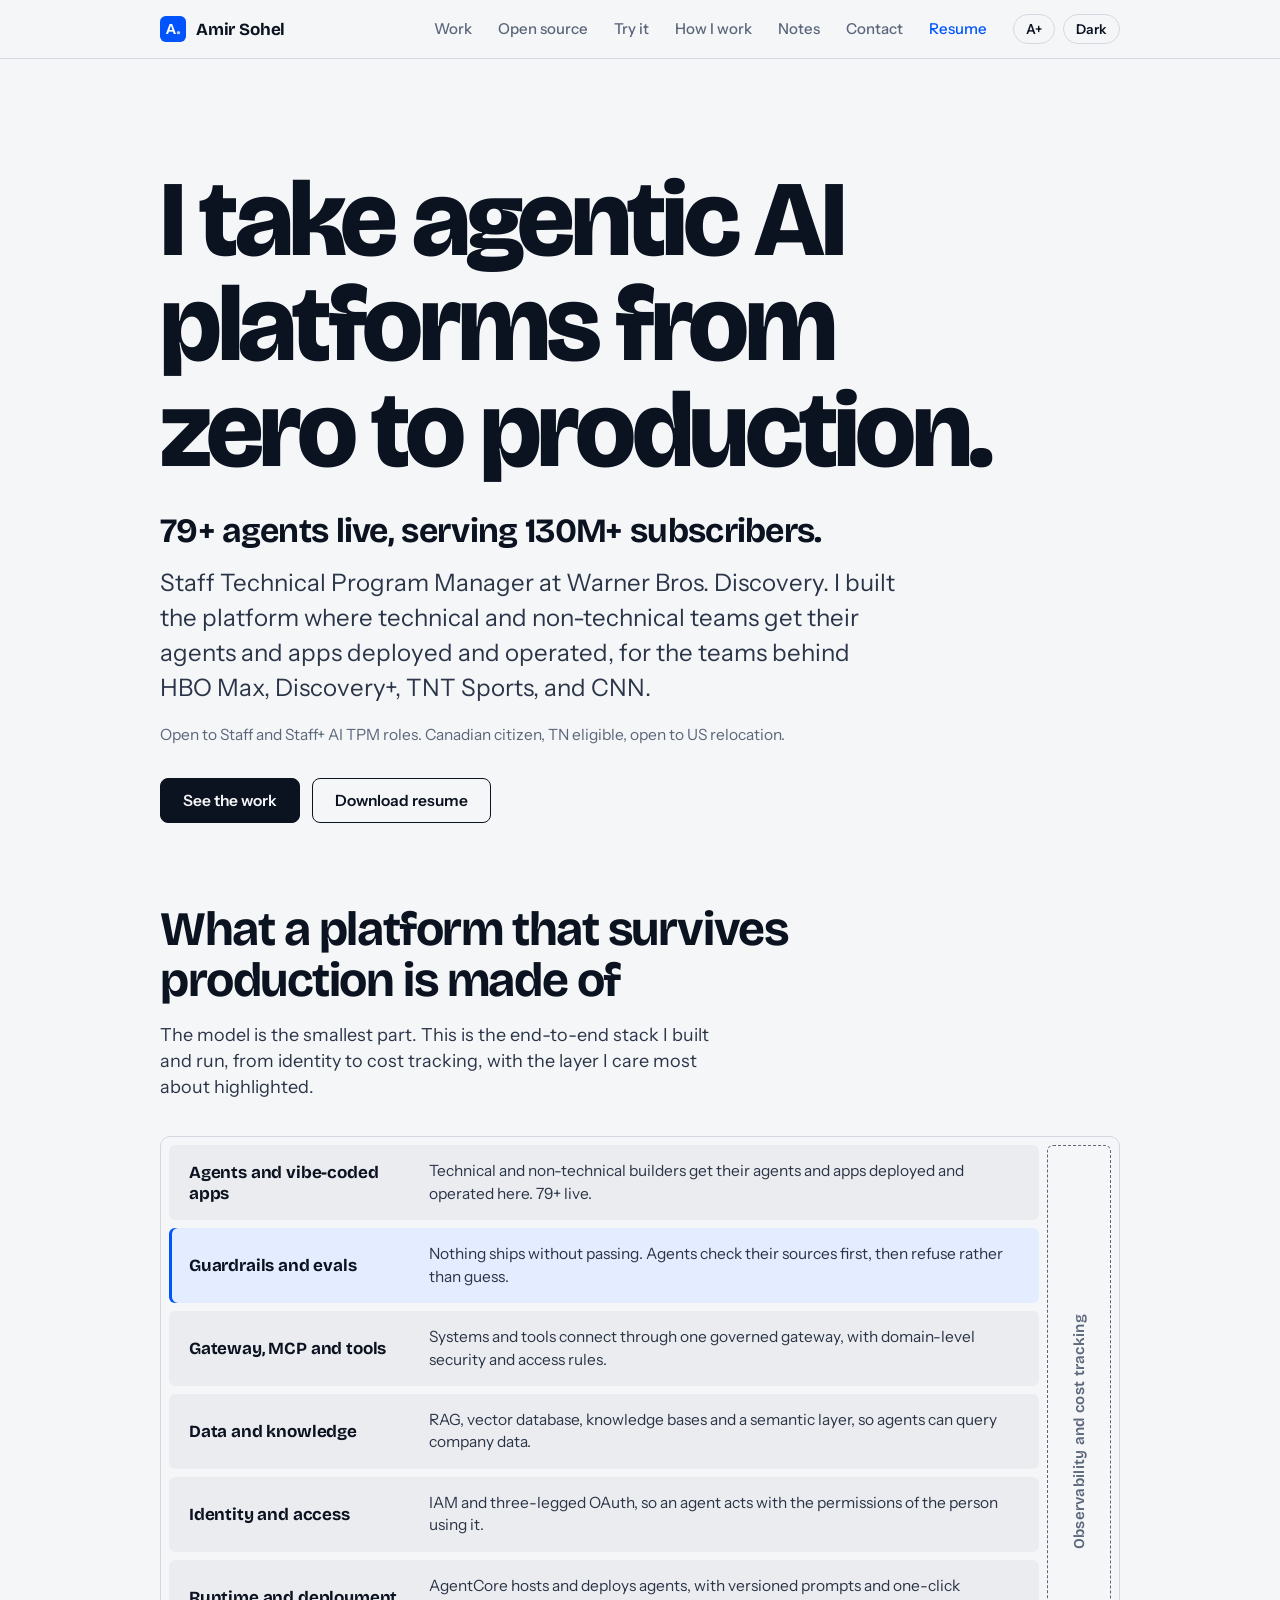
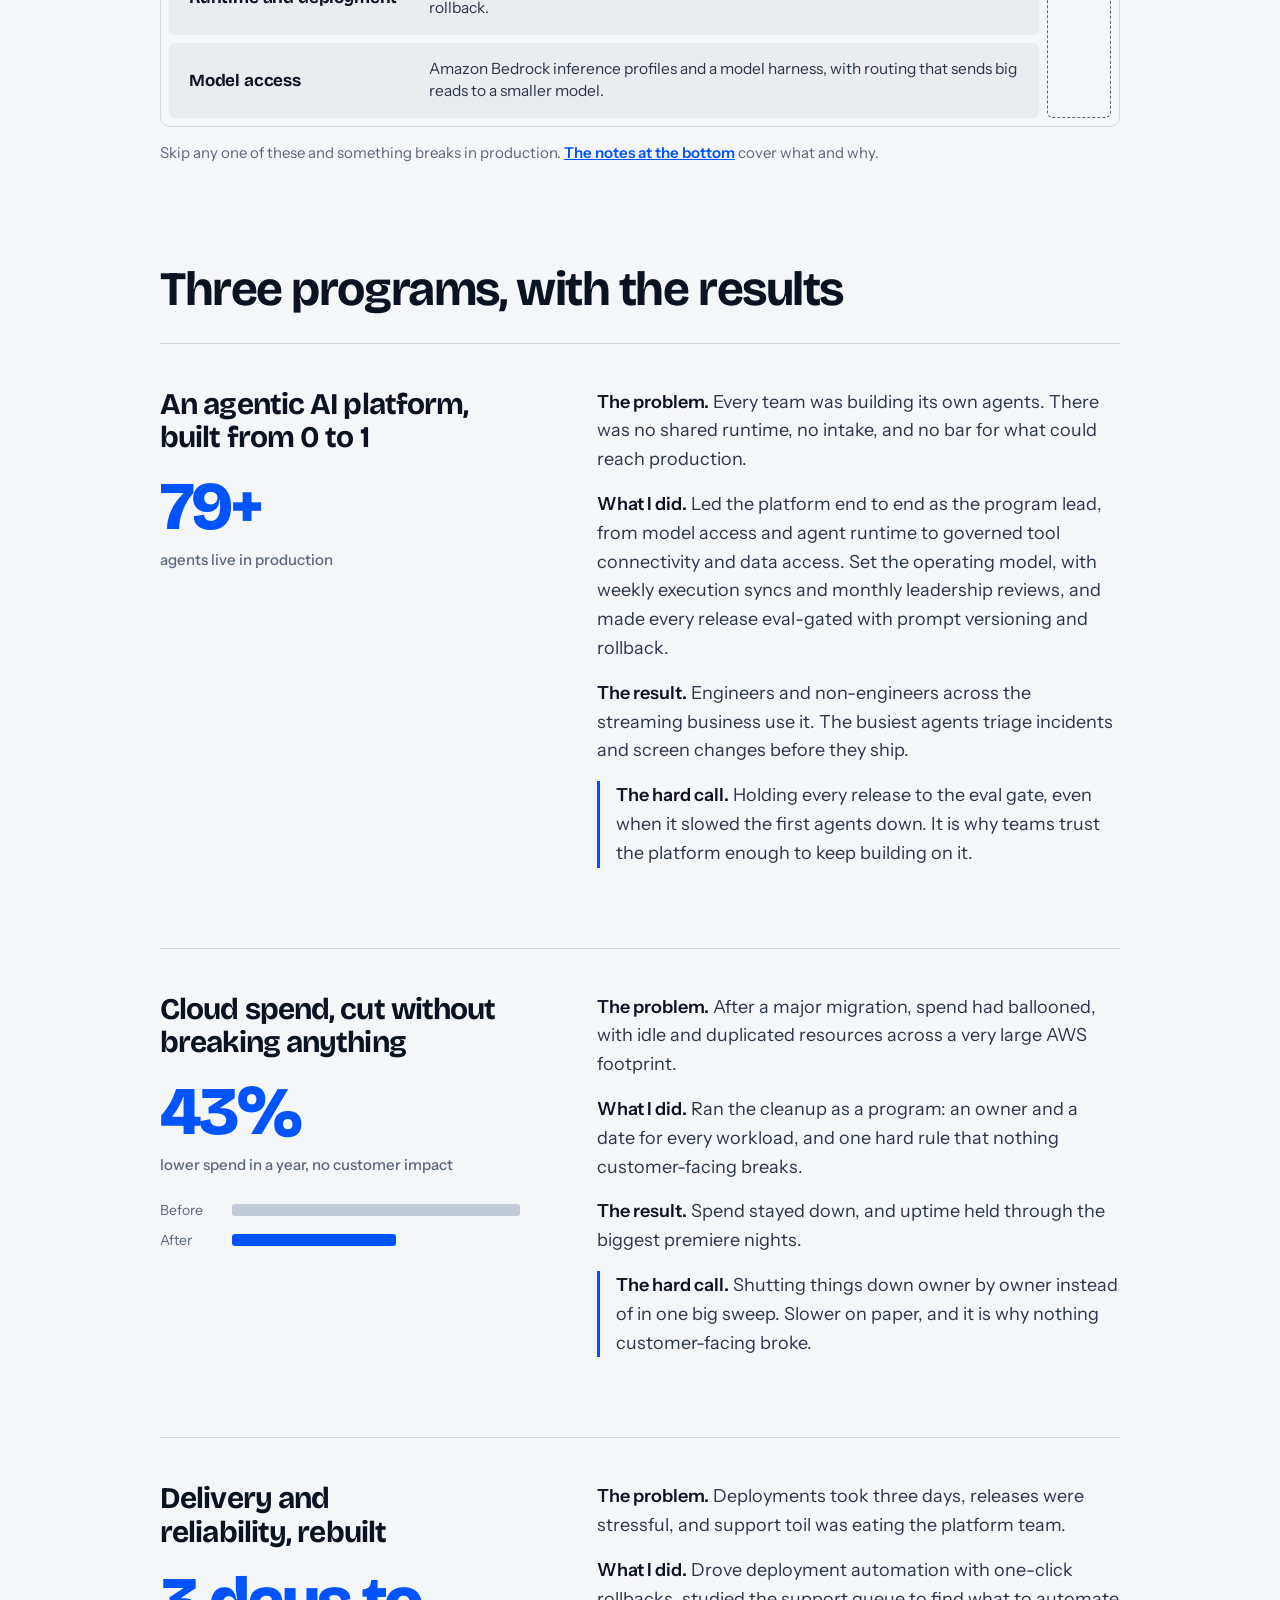
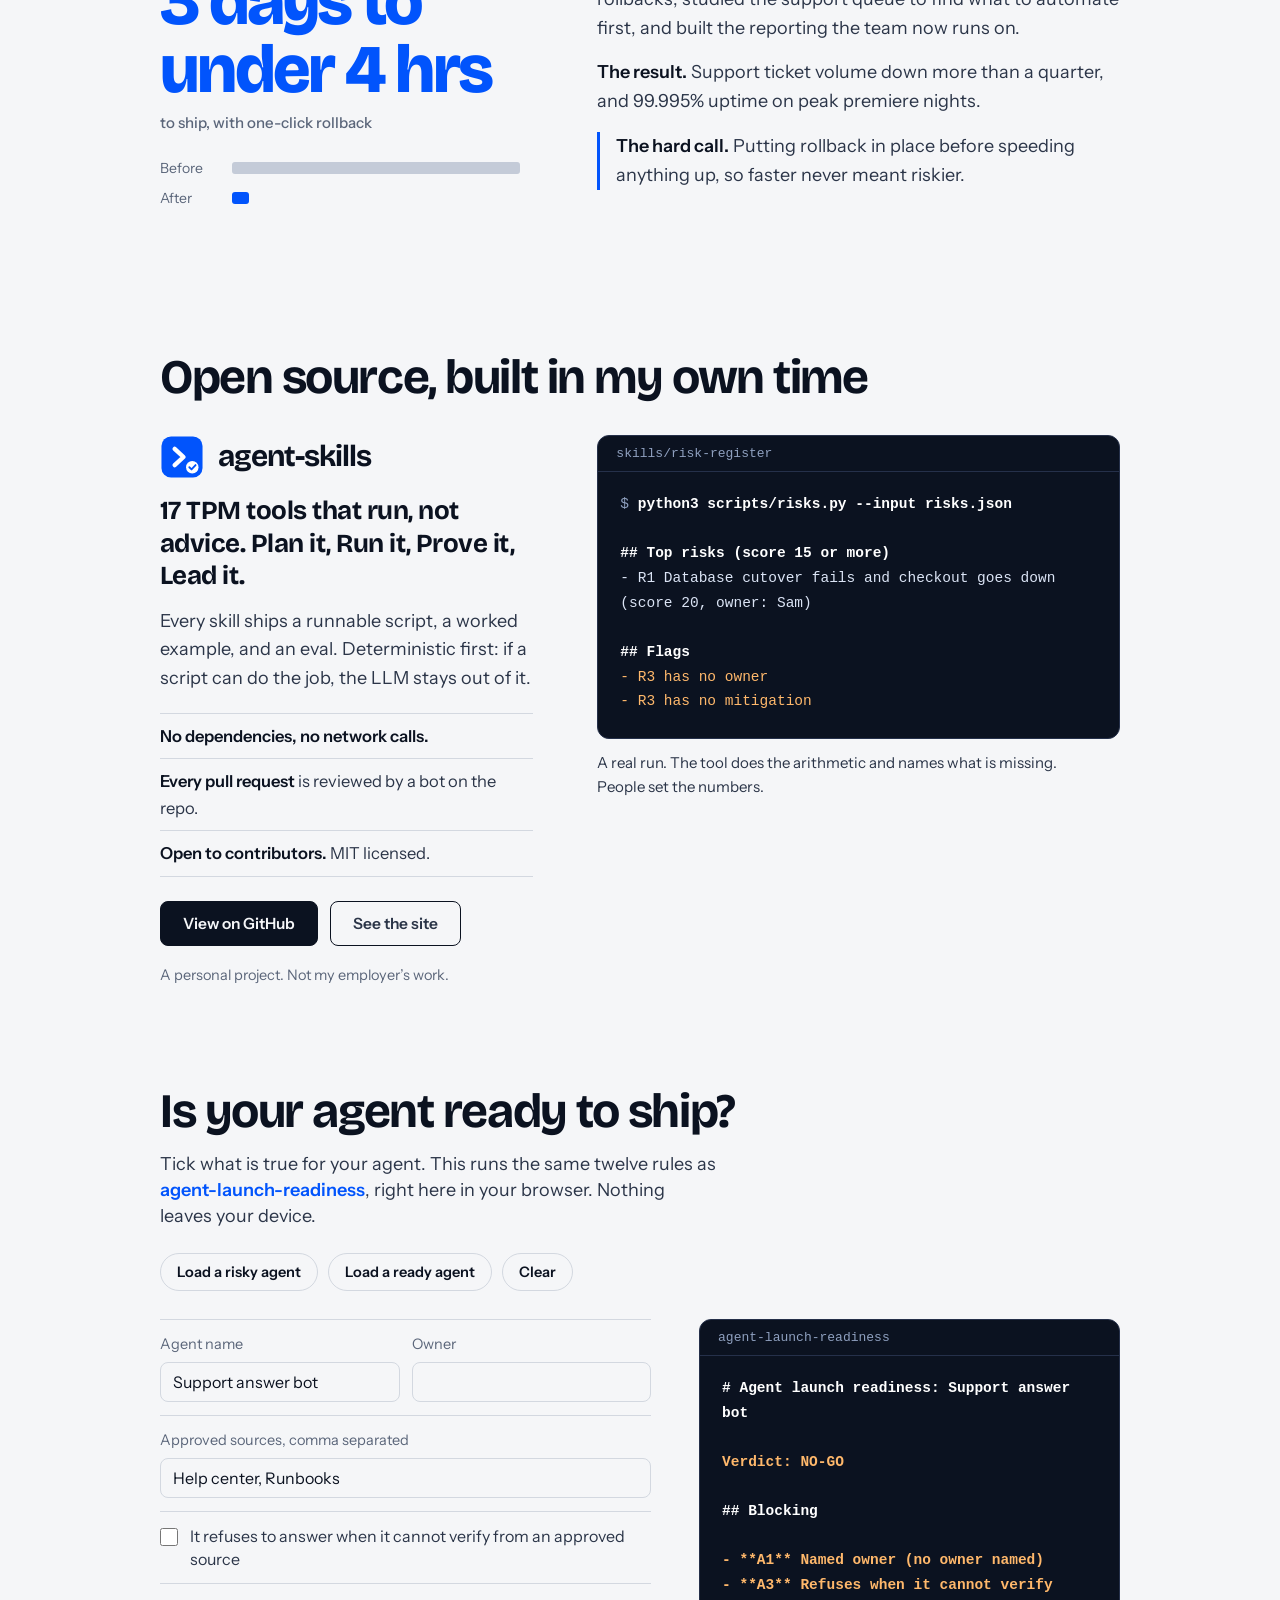
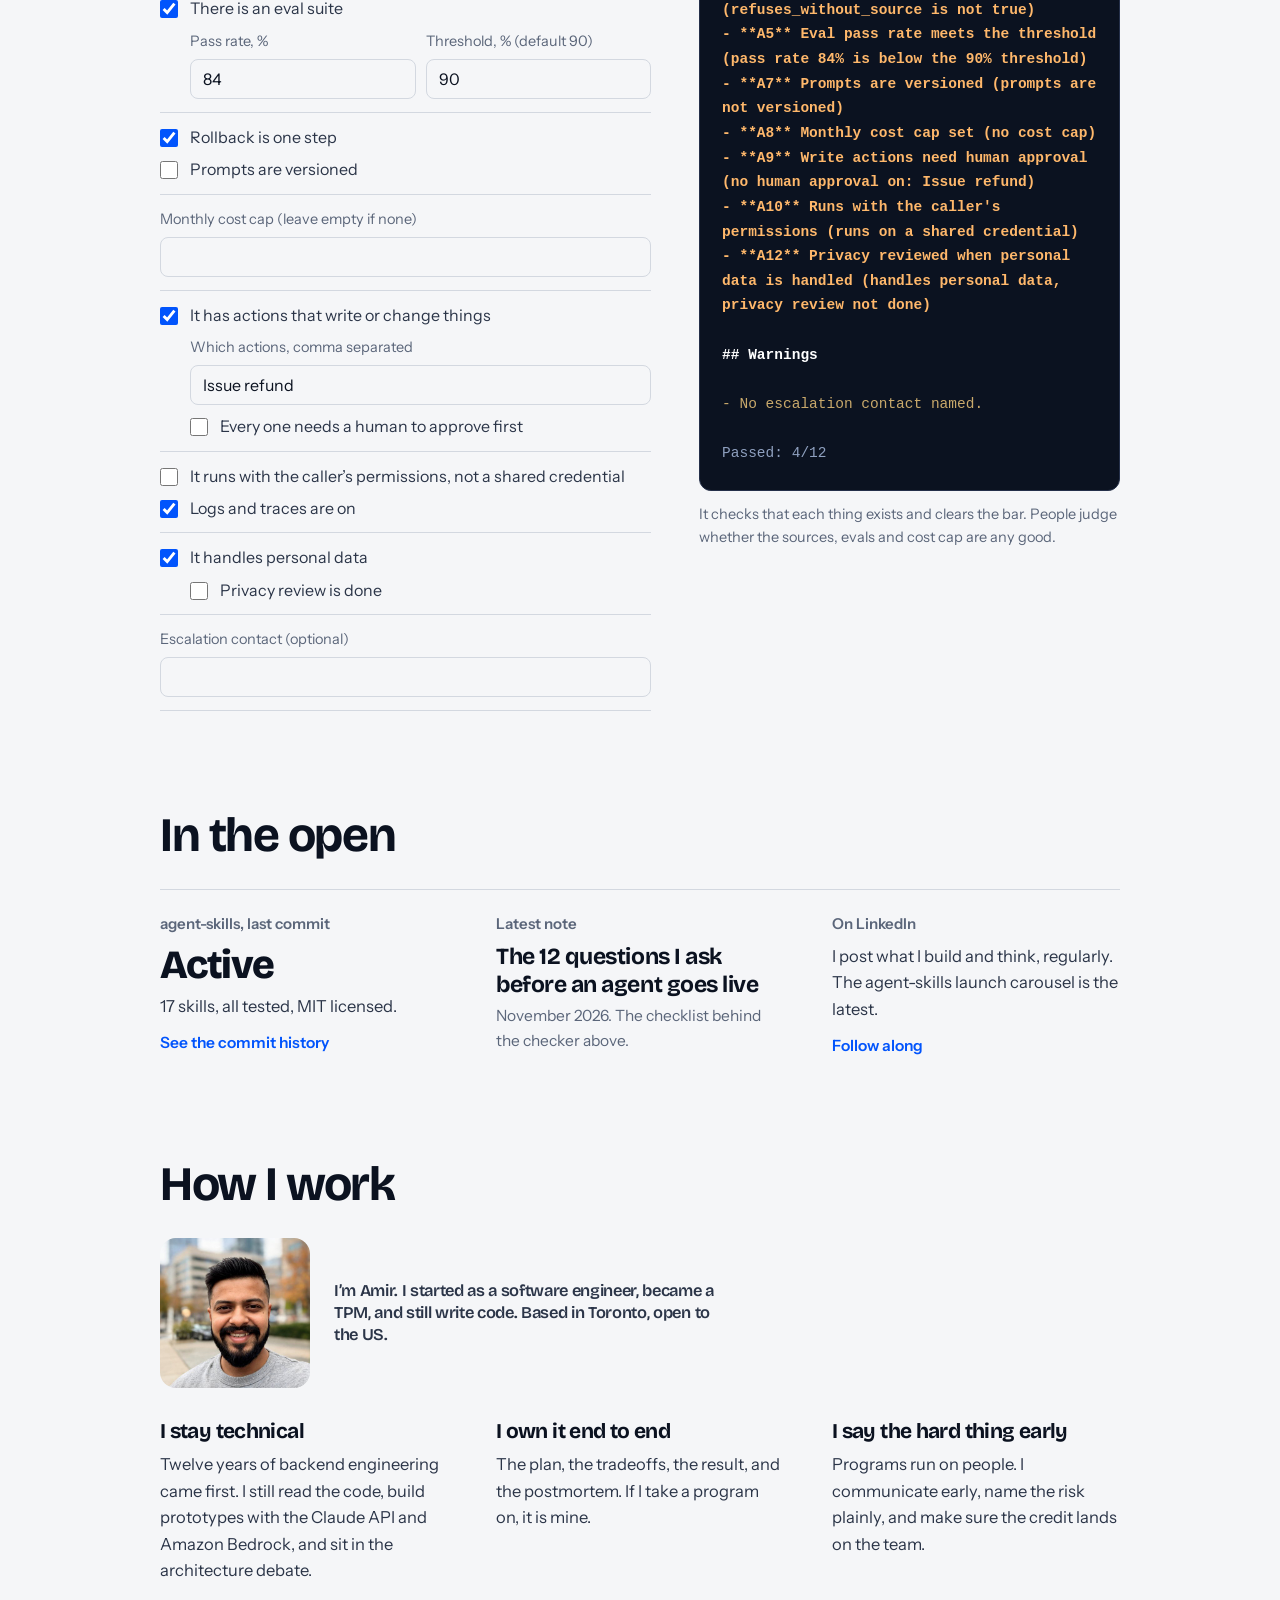
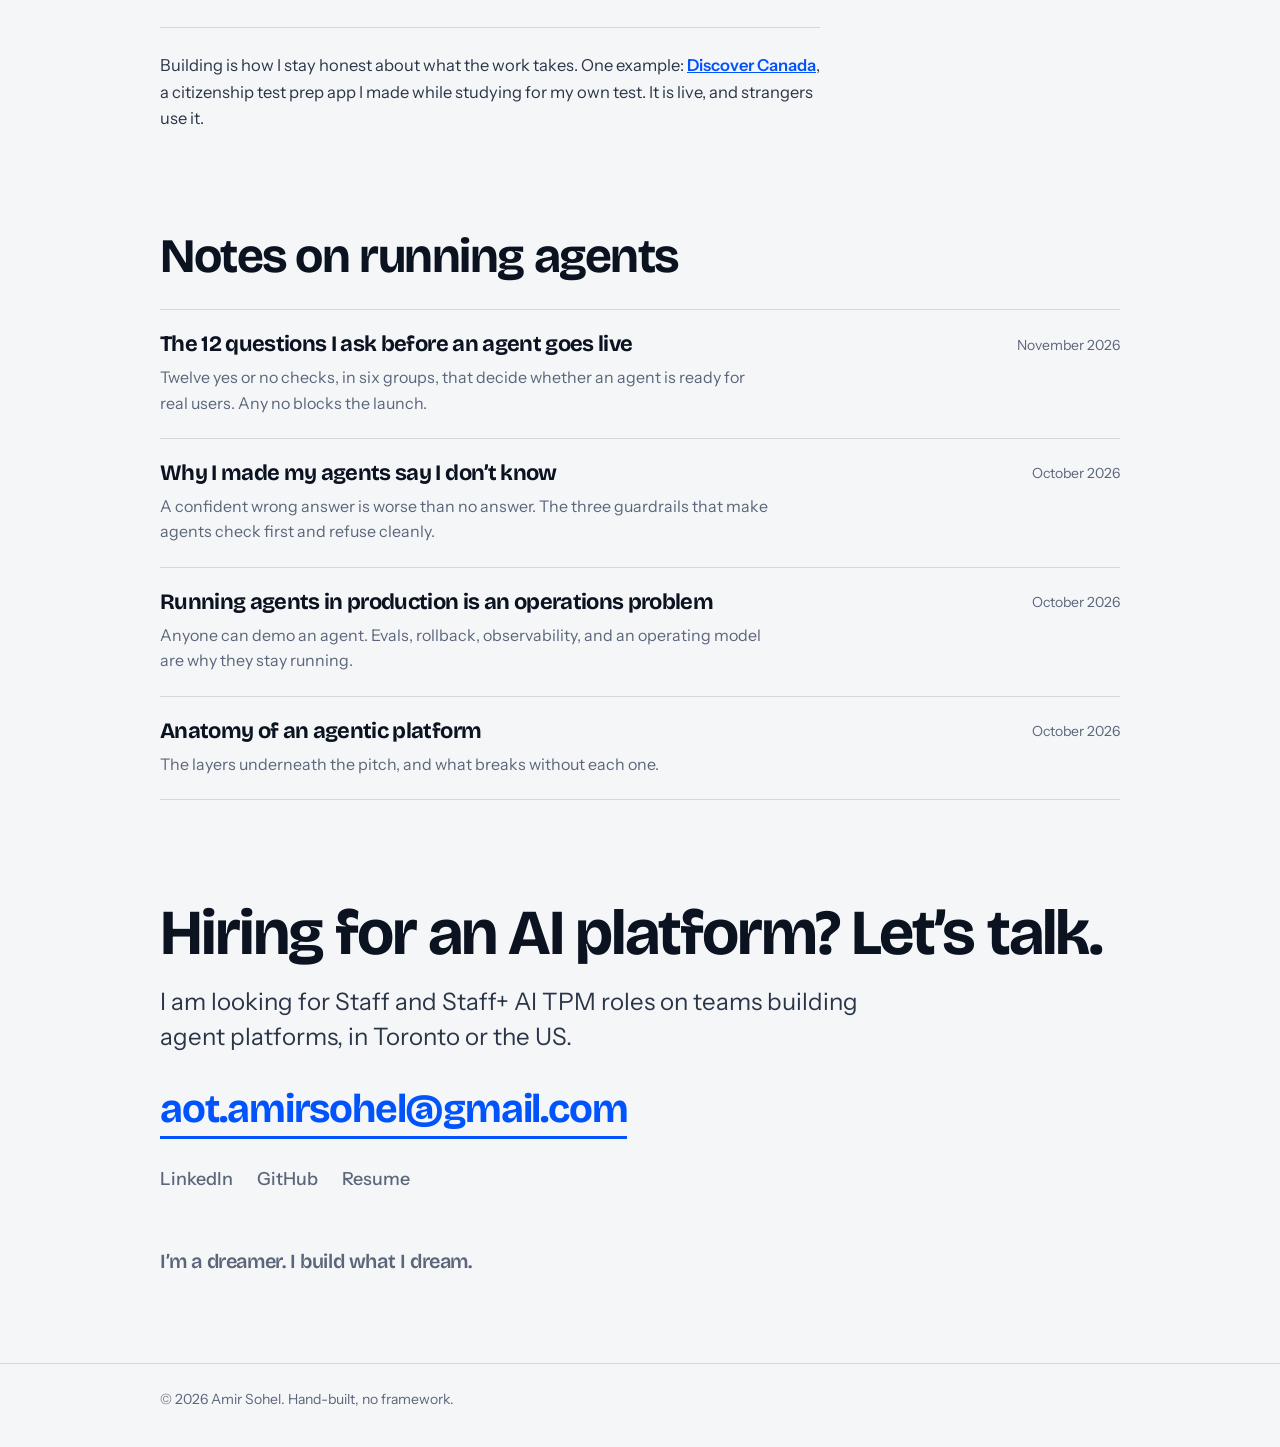
<file: index.html>
<!doctype html>
<html lang="en">
<head>
<meta charset="utf-8">
<meta name="viewport" content="width=device-width, initial-scale=1">
<title>Amir Sohel | Staff Technical Program Manager, AI platforms</title>
<meta name="description" content="Staff TPM at Warner Bros. Discovery. I take agentic AI platforms from zero to production: 79+ agents live, serving 130M+ subscribers.">
<meta property="og:title" content="Amir Sohel | Staff TPM, AI platforms">
<meta property="og:description" content="I take agentic AI platforms from zero to production. 79+ agents live, serving 130M+ subscribers.">
<meta property="og:image" content="https://amir-sohel-builds.github.io/og.png">
<meta property="og:url" content="https://amir-sohel-builds.github.io/">
<meta property="og:type" content="website">
<meta name="twitter:card" content="summary_large_image">
<link rel="icon" type="image/svg+xml" href="favicon.svg">
<script>try{var r=document.documentElement,t=localStorage.getItem("theme");if(t)r.setAttribute("data-theme",t);if(localStorage.getItem("size")==="large")r.setAttribute("data-size","large");}catch(e){}</script>
<link rel="preconnect" href="https://fonts.googleapis.com">
<link rel="preconnect" href="https://fonts.gstatic.com" crossorigin>
<link href="https://fonts.googleapis.com/css2?family=Bricolage+Grotesque:opsz,wght@12..96,600..800&family=Instrument+Sans:wght@400;500;600&display=swap" rel="stylesheet">
<style>
:root {
  --paper: #f5f6f8;
  --ink: #0b1220;
  --soft: #2b3548;
  --muted: #5b667a;
  --rule: #d3d8e0;
  --blue: #0154fc;
  --wash: #e4ecff;
  --bar: #c4cbd8;
  --display: "Bricolage Grotesque", "Helvetica Neue", Arial, sans-serif;
  --text: "Instrument Sans", -apple-system, "Helvetica Neue", Arial, sans-serif;
}
@media (prefers-color-scheme: dark) {
  :root:not([data-theme="light"]) {
    --paper: #0a0f1a; --ink: #eef2f9; --soft: #c9d3e4; --muted: #93a1ba;
    --rule: #25304a; --blue: #6ea8fe; --wash: #12224a; --bar: #2c3a58;
  }
}
:root[data-theme="dark"] {
    --paper: #0a0f1a; --ink: #eef2f9; --soft: #c9d3e4; --muted: #93a1ba;
    --rule: #25304a; --blue: #6ea8fe; --wash: #12224a; --bar: #2c3a58;
}
html[data-size="large"] body { zoom: 1.15; }
* { margin: 0; padding: 0; box-sizing: border-box; }
html { scroll-behavior: smooth; scroll-padding-top: 72px; }
body { background: var(--paper); color: var(--ink); font: 400 18px/1.6 var(--text); -webkit-font-smoothing: antialiased; }
a { color: inherit; }
a:focus-visible { outline: 2px solid var(--blue); outline-offset: 3px; }
::selection { background: var(--blue); color: #fff; }
.wrap { max-width: 1040px; margin: 0 auto; padding-inline: clamp(20px, 5vw, 40px); }

/* nav */
.nav { position: sticky; top: 0; z-index: 10; background: color-mix(in srgb, var(--paper) 88%, transparent); backdrop-filter: blur(12px); -webkit-backdrop-filter: blur(12px); border-bottom: 1px solid var(--rule); }
.nav .wrap { display: flex; align-items: center; justify-content: space-between; height: 58px; }
.brand { display: flex; align-items: center; gap: 10px; font: 700 17px var(--display); letter-spacing: -0.01em; text-decoration: none; }
.brand img { width: 26px; height: 26px; display: block; }
.nav ul { display: flex; gap: 26px; list-style: none; font-size: 15px; font-weight: 500; }
.nav ul a { text-decoration: none; color: var(--muted); }
.nav ul a:hover { color: var(--ink); }
.nav ul .resume { color: var(--blue); }
.navr { display: flex; align-items: center; gap: 26px; }
.tools { display: flex; gap: 8px; }
.tools button { font: 600 13.5px var(--text); color: var(--ink); background: transparent; border: 1px solid var(--rule); border-radius: 999px; padding: 6px 12px; cursor: pointer; }
.tools button:hover, .tools button[aria-pressed="true"] { border-color: var(--blue); color: var(--blue); }
.tools button:focus-visible { outline: 2px solid var(--blue); outline-offset: 2px; }
@media (max-width: 640px) { .nav ul li.opt { display: none; } .nav ul, .navr { gap: 12px; } }

/* type */
h1, h2, h3 { font-family: var(--display); letter-spacing: -0.03em; text-wrap: balance; }
h1 { font-weight: 800; font-size: clamp(44px, 8.4vw, 108px); line-height: 0.98; letter-spacing: -0.04em; max-width: 11em; }
h2 { font-weight: 700; font-size: clamp(30px, 4.4vw, 48px); line-height: 1.06; }
h3 { font-weight: 700; font-size: clamp(22px, 2.8vw, 30px); line-height: 1.12; }
.lede { font-size: clamp(19px, 2.2vw, 24px); line-height: 1.45; color: var(--soft); max-width: 31em; }
section { padding-top: clamp(72px, 11vh, 120px); }

/* hero */
.hero { padding-top: clamp(64px, 12vh, 130px); }
.hero .proof { margin-top: 28px; font: 700 clamp(22px, 3.2vw, 34px)/1.15 var(--display); letter-spacing: -0.02em; color: var(--ink); }
.hero .lede { margin-top: 16px; }
.hero .status { margin-top: 18px; font-size: 15.5px; color: var(--muted); }
.cta { margin-top: 30px; display: flex; flex-wrap: wrap; gap: 12px; }
.btn { display: inline-block; font: 600 15.5px var(--text); text-decoration: none; padding: 12px 22px; border-radius: 8px; border: 1px solid var(--ink); }
.btn.primary { background: var(--ink); color: var(--paper); }
.btn.primary:hover { background: var(--blue); border-color: var(--blue); color: #fff; }
.btn.ghost:hover { border-color: var(--blue); color: var(--blue); }

/* platform stack: the one signature element */
.platform { padding-top: clamp(56px, 9vh, 96px); }
.platform h2 { max-width: 14em; }
.platform .lede { margin-top: 16px; font-size: 18px; }
.stack { margin-top: 36px; list-style: none; display: grid; grid-template-columns: 1fr 64px; gap: 8px; border: 1px solid var(--rule); border-radius: 10px; padding: 8px; }
.stack li.layer { display: grid; grid-template-columns: minmax(150px, 220px) 1fr; gap: 20px; align-items: center; padding: 15px 20px; border-radius: 6px; background: color-mix(in srgb, var(--ink) 4%, transparent); }
.stack li.layer b { font: 700 17px var(--display); letter-spacing: -0.01em; }
.stack li.layer span { font-size: 15.5px; color: var(--soft); line-height: 1.45; }
.stack li.layer.key { background: var(--wash); box-shadow: inset 3px 0 0 var(--blue); }
.stack li.watch { grid-column: 2; grid-row: 1 / 8; display: flex; align-items: center; justify-content: center; border: 1px dashed var(--muted); border-radius: 6px; }
.stack li.watch b { writing-mode: vertical-rl; transform: rotate(180deg); font: 600 15px var(--display); color: var(--muted); letter-spacing: 0.02em; }
.stack-note { margin-top: 14px; font-size: 15px; color: var(--muted); }
.stack-note a { color: var(--blue); font-weight: 600; }
@media (max-width: 700px) {
  .stack { grid-template-columns: 1fr; }
  .stack li.layer { grid-template-columns: 1fr; gap: 4px; }
  .stack li.watch { grid-column: 1; grid-row: auto; padding: 10px; }
  .stack li.watch b { writing-mode: horizontal-tb; transform: none; }
}
/* one orchestrated moment: the stack builds bottom up on load */
@keyframes build { from { opacity: 0; transform: translateY(12px); } to { opacity: 1; transform: none; } }
.stack li { animation: build 0.6s cubic-bezier(.2,.7,.2,1) both; animation-delay: calc(var(--i) * 110ms + 250ms); }

/* work */
.work > h2 { margin-bottom: 8px; }
.case { display: grid; grid-template-columns: 5fr 7fr; gap: clamp(24px, 5vw, 64px); padding: 44px 0; border-top: 1px solid var(--rule); margin-top: 36px; }
.case:first-of-type { margin-top: 28px; }
.case .big { margin-top: 18px; font: 800 clamp(40px, 6vw, 68px)/1 var(--display); letter-spacing: -0.04em; color: var(--blue); }
.case .big small { display: block; margin-top: 8px; font: 500 15px/1.4 var(--text); letter-spacing: 0; color: var(--muted); }
.case p { color: var(--soft); max-width: 36em; }
.case p + p { margin-top: 16px; }
.case p b { color: var(--ink); font-weight: 600; }
.case .call { padding-left: 16px; border-left: 3px solid var(--blue); }
.bars { margin-top: 24px; display: grid; gap: 8px; max-width: 360px; font-size: 14px; color: var(--muted); }
.bars div { display: grid; grid-template-columns: 62px 1fr; align-items: center; gap: 10px; }
.bars i { display: block; height: 12px; border-radius: 3px; background: var(--bar); width: var(--w); }
.bars div:last-child i { background: var(--blue); }
@media (max-width: 800px) { .case { grid-template-columns: 1fr; gap: 20px; } }

/* open source */
.oss-grid { margin-top: 32px; display: grid; grid-template-columns: 5fr 7fr; gap: clamp(24px, 5vw, 64px); align-items: start; }
.oss-title { display: flex; align-items: center; gap: 14px; }
.oss-title svg { width: 44px; height: 44px; flex: none; }
.oss-lede { margin-top: 16px; font: 700 clamp(20px, 2.4vw, 26px)/1.25 var(--display); letter-spacing: -0.02em; }
.oss-grid p { color: var(--soft); max-width: 34em; }
.oss-grid p.oss-lede { color: var(--ink); }
.oss-grid p + p { margin-top: 14px; }
.facts { margin-top: 20px; list-style: none; border-top: 1px solid var(--rule); font-size: 16.5px; color: var(--soft); }
.facts li { padding: 9px 0; border-bottom: 1px solid var(--rule); }
.facts b { color: var(--ink); font-weight: 600; }
.oss-grid .cta { margin-top: 24px; }
.oss-grid .fine { margin-top: 18px; font-size: 14.5px; color: var(--muted); }
.term { border-radius: 12px; background: #0b1220; color: #dbe4f5; border: 1px solid #25304a; overflow: hidden; }
.term .bar { padding: 10px 18px; font: 500 13px ui-monospace, SFMono-Regular, Menlo, Consolas, monospace; color: #8fa0bf; border-bottom: 1px solid #25304a; }
.term pre { padding: 20px 22px 24px; font: 400 14.5px/1.7 ui-monospace, SFMono-Regular, Menlo, Consolas, monospace; white-space: pre-wrap; }
.term .c { color: #8fa0bf; } .term .k { color: #fff; font-weight: 700; } .term .flag { color: #ffb86b; }
.term-cap { margin-top: 12px; font-size: 15px; color: var(--muted); }
@media (max-width: 800px) { .oss-grid { grid-template-columns: 1fr; gap: 28px; } }

/* try it */
[hidden] { display: none !important; }
.try .lede { margin-top: 14px; font-size: 18px; }
.try .lede a { color: var(--blue); font-weight: 600; text-decoration: none; } .try .lede a:hover { text-decoration: underline; }
.presets { margin-top: 24px; display: flex; gap: 10px; flex-wrap: wrap; }
.presets button { font: 600 14.5px var(--text); border: 1px solid var(--rule); background: transparent; color: var(--ink); padding: 9px 16px; border-radius: 999px; cursor: pointer; }
.presets button:hover { border-color: var(--blue); color: var(--blue); }
.try-grid { margin-top: 28px; display: grid; grid-template-columns: 7fr 6fr; gap: clamp(24px, 4vw, 48px); align-items: start; }
.spec { border-top: 1px solid var(--rule); }
.spec .row { padding: 13px 0; border-bottom: 1px solid var(--rule); display: grid; gap: 10px; }
.spec label.chk { font-size: 16px; color: var(--soft); display: flex; align-items: flex-start; gap: 12px; cursor: pointer; line-height: 1.4; }
.spec input[type=checkbox] { margin-top: 3px; width: 18px; height: 18px; accent-color: var(--blue); flex: none; }
.spec .fld { display: grid; gap: 6px; font-size: 14.5px; color: var(--muted); }
.spec input[type=text], .spec input[type=number] { font: 400 16px var(--text); color: var(--ink); background: transparent; border: 1px solid var(--rule); border-radius: 8px; padding: 9px 12px; width: 100%; }
.spec input:focus-visible, .presets button:focus-visible { outline: 2px solid var(--blue); outline-offset: 2px; }
.spec .pair { display: grid; grid-template-columns: 1fr 1fr; gap: 12px; }
.spec .sub { padding-left: 30px; display: grid; gap: 10px; }
.try-out { position: sticky; top: 80px; }
.try-out .term pre { min-height: 300px; }
.term .ok { color: #7ee787; font-weight: 700; } .term .no { color: #ffb86b; font-weight: 700; } .term .warn { color: #c9a96b; }
.try-note { margin-top: 12px; font-size: 14.5px; color: var(--muted); }
.chip { display: none; }
@media (max-width: 800px) {
  .try-grid { grid-template-columns: 1fr; }
  .try-out { position: static; order: -1; }
  .try-out .term pre { min-height: 0; }
  .chip { display: block; position: sticky; bottom: 12px; margin-top: 16px; padding: 12px 16px; border-radius: 10px; background: #0b1220; color: #fff; font: 700 15px var(--text); border: 1px solid #25304a; }
}

/* in the open */
.open-grid { margin-top: 28px; display: grid; grid-template-columns: repeat(3, 1fr); gap: clamp(20px, 4vw, 48px); border-top: 1px solid var(--rule); padding-top: 26px; }
.open-grid h3 { font-size: 15px; font-weight: 600; letter-spacing: 0; color: var(--muted); margin-bottom: 10px; font-family: var(--text); }
.open-grid p { color: var(--soft); font-size: 16.5px; }
.open-grid a { color: var(--blue); font-weight: 600; text-decoration: none; font-size: 15.5px; } .open-grid a:hover { text-decoration: underline; }
.open-grid .open-big { color: var(--ink); font: 800 clamp(28px, 3.6vw, 40px)/1.1 var(--display); letter-spacing: -0.03em; }
.open-sub { margin-top: 6px; font-size: 15.5px; color: var(--muted); }
.open-grid .feat { display: block; text-decoration: none; }
.open-grid .feat b { display: block; font: 700 clamp(19px, 2.2vw, 23px)/1.2 var(--display); letter-spacing: -0.02em; color: var(--ink); }
.open-grid .feat span { display: block; margin-top: 6px; font-weight: 400; font-size: 15.5px; color: var(--muted); }
.open-grid .feat:hover b { color: var(--blue); text-decoration: none; }
.open-grid .more { display: inline-block; margin-top: 12px; }
@media (max-width: 800px) { .open-grid { grid-template-columns: 1fr; } }

/* how i work */
.about { margin-top: 28px; display: flex; align-items: center; gap: 24px; }
.about img { width: 150px; height: 150px; border-radius: 16px; object-fit: cover; flex: none; }
.about p { font: 600 clamp(19px, 2.4vw, 24px)/1.35 var(--display); letter-spacing: -0.02em; max-width: 24em; }
@media (max-width: 560px) { .about { flex-direction: column; align-items: flex-start; } }
.how .cols { margin-top: 32px; display: grid; grid-template-columns: repeat(3, 1fr); gap: clamp(20px, 4vw, 48px); }
.how h3 { font-size: 21px; margin-bottom: 8px; }
.how p { color: var(--soft); font-size: 16.5px; }
.built { margin-top: 44px; padding-top: 24px; border-top: 1px solid var(--rule); color: var(--soft); max-width: 40em; }
.built a { color: var(--blue); font-weight: 600; }
@media (max-width: 800px) { .how .cols { grid-template-columns: 1fr; } }

/* notes */
.notes ul { margin-top: 28px; list-style: none; border-top: 1px solid var(--rule); }
.notes li a { display: grid; grid-template-columns: 1fr auto; gap: 8px 24px; padding: 22px 0; border-bottom: 1px solid var(--rule); text-decoration: none; }
.notes li a:hover h3 { color: var(--blue); }
.notes h3 { font-size: 22px; }
.notes p { grid-column: 1; color: var(--muted); font-size: 16px; max-width: 38em; }
.notes time { grid-column: 2; grid-row: 1; font-size: 14px; color: var(--muted); white-space: nowrap; align-self: center; }

/* contact */
.contact { padding-bottom: clamp(64px, 10vh, 110px); }
.contact h2 { font-size: clamp(34px, 5.4vw, 64px); }
.contact .lede { margin-top: 18px; }
.email { display: inline-block; margin-top: 30px; font: 700 clamp(22px, 4vw, 40px) var(--display); letter-spacing: -0.03em; text-decoration: none; color: var(--blue); border-bottom: 3px solid var(--blue); padding-bottom: 3px; word-break: break-word; }
.links { margin-top: 26px; display: flex; gap: 24px; flex-wrap: wrap; font-weight: 500; }
.links a { color: var(--muted); text-decoration: none; }
.links a:hover { color: var(--ink); }
.sign { margin-top: 56px; font: 600 20px var(--display); letter-spacing: -0.02em; color: var(--muted); }
footer { border-top: 1px solid var(--rule); padding: 24px 0 36px; font-size: 14px; color: var(--muted); }

@media (prefers-reduced-motion: reduce) {
  html { scroll-behavior: auto; }
  .stack li { animation: none; }
}
</style>
</head>
<body>

<header class="nav">
  <div class="wrap">
    <a class="brand" href="#top"><img src="favicon.svg" alt="">Amir Sohel</a>
    <div class="navr"><ul>
      <li class="opt"><a href="#work">Work</a></li>
      <li class="opt"><a href="#open-source">Open source</a></li>
      <li class="opt"><a href="#try">Try it</a></li>
      <li class="opt"><a href="#how">How I work</a></li>
      <li class="opt"><a href="#notes">Notes</a></li>
      <li class="opt"><a href="#contact">Contact</a></li>
      <li><a class="resume" href="resume.pdf" download>Resume</a></li>
    </ul>
    <div class="tools">
      <button id="sizeToggle" type="button" aria-pressed="false" aria-label="Larger text">A+</button>
      <button id="themeToggle" type="button">Dark</button>
    </div></div>
  </div>
</header>

<main id="top">

  <section class="hero wrap">
    <h1>I take agentic AI platforms from zero to production.</h1>
    <p class="proof">79+ agents live, serving 130M+ subscribers.</p>
    <p class="lede">Staff Technical Program Manager at Warner Bros. Discovery. I built the platform where technical and non-technical teams get their agents and apps deployed and operated, for the teams behind HBO Max, Discovery+, TNT Sports, and CNN.</p>
    <p class="status">Open to Staff and Staff+ AI TPM roles. Canadian citizen, TN eligible, open to US relocation.</p>
    <p class="cta">
      <a class="btn primary" href="#work">See the work</a>
      <a class="btn ghost" href="resume.pdf" download>Download resume</a>
    </p>
  </section>

  <section class="platform wrap" aria-labelledby="platform-h">
    <h2 id="platform-h">What a platform that survives production is made of</h2>
    <p class="lede">The model is the smallest part. This is the end-to-end stack I built and run, from identity to cost tracking, with the layer I care most about highlighted.</p>
    <ol class="stack">
      <li class="layer" style="--i:6"><b>Agents and vibe-coded apps</b><span>Technical and non-technical builders get their agents and apps deployed and operated here. 79+ live.</span></li>
      <li class="layer key" style="--i:5"><b>Guardrails and evals</b><span>Nothing ships without passing. Agents check their sources first, then refuse rather than guess.</span></li>
      <li class="layer" style="--i:4"><b>Gateway, MCP and tools</b><span>Systems and tools connect through one governed gateway, with domain-level security and access rules.</span></li>
      <li class="layer" style="--i:3"><b>Data and knowledge</b><span>RAG, vector database, knowledge bases and a semantic layer, so agents can query company data.</span></li>
      <li class="layer" style="--i:2"><b>Identity and access</b><span>IAM and three-legged OAuth, so an agent acts with the permissions of the person using it.</span></li>
      <li class="layer" style="--i:1"><b>Runtime and deployment</b><span>AgentCore hosts and deploys agents, with versioned prompts and one-click rollback.</span></li>
      <li class="layer" style="--i:0"><b>Model access</b><span>Amazon Bedrock inference profiles and a model harness, with routing that sends big reads to a smaller model.</span></li>
      <li class="watch" style="--i:7"><b>Observability and cost tracking</b></li>
    </ol>
    <p class="stack-note">Skip any one of these and something breaks in production. <a href="#notes">The notes at the bottom</a> cover what and why.</p>
  </section>

  <section class="work wrap" id="work" aria-labelledby="work-h">
    <h2 id="work-h">Three programs, with the results</h2>

    <article class="case">
      <div>
        <h3>An agentic AI platform, built from 0 to 1</h3>
        <p class="big">79+<small>agents live in production</small></p>
      </div>
      <div>
        <p><b>The problem.</b> Every team was building its own agents. There was no shared runtime, no intake, and no bar for what could reach production.</p>
        <p><b>What I did.</b> Led the platform end to end as the program lead, from model access and agent runtime to governed tool connectivity and data access. Set the operating model, with weekly execution syncs and monthly leadership reviews, and made every release eval-gated with prompt versioning and rollback.</p>
        <p><b>The result.</b> Engineers and non-engineers across the streaming business use it. The busiest agents triage incidents and screen changes before they ship.</p>
        <p class="call"><b>The hard call.</b> Holding every release to the eval gate, even when it slowed the first agents down. It is why teams trust the platform enough to keep building on it.</p>
      </div>
    </article>

    <article class="case">
      <div>
        <h3>Cloud spend, cut without breaking anything</h3>
        <p class="big">43%<small>lower spend in a year, no customer impact</small></p>
        <div class="bars" aria-label="Spend index, before 100, after 57">
          <div>Before<i style="--w:100%"></i></div>
          <div>After<i style="--w:57%"></i></div>
        </div>
      </div>
      <div>
        <p><b>The problem.</b> After a major migration, spend had ballooned, with idle and duplicated resources across a very large AWS footprint.</p>
        <p><b>What I did.</b> Ran the cleanup as a program: an owner and a date for every workload, and one hard rule that nothing customer-facing breaks.</p>
        <p><b>The result.</b> Spend stayed down, and uptime held through the biggest premiere nights.</p>
        <p class="call"><b>The hard call.</b> Shutting things down owner by owner instead of in one big sweep. Slower on paper, and it is why nothing customer-facing broke.</p>
      </div>
    </article>

    <article class="case">
      <div>
        <h3>Delivery and reliability, rebuilt</h3>
        <p class="big">3 days to under 4 hrs<small>to ship, with one-click rollback</small></p>
        <div class="bars" aria-label="Time to deploy, before 72 hours, after under 4 hours">
          <div>Before<i style="--w:100%"></i></div>
          <div>After<i style="--w:6%"></i></div>
        </div>
      </div>
      <div>
        <p><b>The problem.</b> Deployments took three days, releases were stressful, and support toil was eating the platform team.</p>
        <p><b>What I did.</b> Drove deployment automation with one-click rollbacks, studied the support queue to find what to automate first, and built the reporting the team now runs on.</p>
        <p><b>The result.</b> Support ticket volume down more than a quarter, and 99.995% uptime on peak premiere nights.</p>
        <p class="call"><b>The hard call.</b> Putting rollback in place before speeding anything up, so faster never meant riskier.</p>
      </div>
    </article>
  </section>

  <section class="oss wrap" id="open-source" aria-labelledby="oss-h">
    <h2 id="oss-h">Open source, built in my own time</h2>
    <div class="oss-grid">
      <div>
        <h3 class="oss-title"><svg viewBox="0 0 120 120" aria-hidden="true"><rect x="4" y="4" width="112" height="112" rx="26" fill="#0154FC"/><path d="M40 38 L64 60 L40 82" fill="none" stroke="#fff" stroke-width="12" stroke-linecap="round" stroke-linejoin="round"/><circle cx="88" cy="88" r="17" fill="#fff"/><path d="M80 88 L86 94 L97 82" fill="none" stroke="#0154FC" stroke-width="5" stroke-linecap="round" stroke-linejoin="round"/></svg>agent-skills</h3>
        <p class="oss-lede">17 TPM tools that run, not advice. Plan it, Run it, Prove it, Lead it.</p>
        <p>Every skill ships a runnable script, a worked example, and an eval. Deterministic first: if a script can do the job, the LLM stays out of it.</p>
        <ul class="facts">
          <li><b>No dependencies, no network calls.</b></li>
          <li><b>Every pull request</b> is reviewed by a bot on the repo.</li>
          <li><b>Open to contributors.</b> MIT licensed.</li>
        </ul>
        <p class="cta">
          <a class="btn primary" href="https://github.com/amir-sohel-builds/agent-skills" target="_blank" rel="noopener">View on GitHub</a>
          <a class="btn ghost" href="https://amir-sohel-builds.github.io/agent-skills/" target="_blank" rel="noopener">See the site</a>
        </p>
        <p class="fine">A personal project. Not my employer&rsquo;s work.</p>
      </div>
      <div>
        <div class="term" role="img" aria-label="Terminal output of the risk-register tool flagging a risk with no owner">
          <div class="bar">skills/risk-register</div>
<pre><span class="c">$</span> <span class="k">python3 scripts/risks.py --input risks.json</span>

<span class="k">## Top risks (score 15 or more)</span>
- R1 Database cutover fails and checkout goes down (score 20, owner: Sam)

<span class="k">## Flags</span>
<span class="flag">- R3 has no owner</span>
<span class="flag">- R3 has no mitigation</span></pre>
        </div>
        <p class="term-cap">A real run. The tool does the arithmetic and names what is missing. People set the numbers.</p>
      </div>
    </div>
  </section>

  <section class="try wrap" id="try" aria-labelledby="try-h">
    <h2 id="try-h">Is your agent ready to ship?</h2>
    <p class="lede">Tick what is true for your agent. This runs the same twelve rules as <a href="https://github.com/amir-sohel-builds/agent-skills/tree/main/skills/agent-launch-readiness" target="_blank" rel="noopener">agent-launch-readiness</a>, right here in your browser. Nothing leaves your device.</p>
    <div class="presets">
      <button type="button" data-preset="bad">Load a risky agent</button>
      <button type="button" data-preset="good">Load a ready agent</button>
      <button type="button" data-preset="blank">Clear</button>
    </div>
    <div class="try-grid">
      <form class="spec" id="spec" onsubmit="return false" aria-label="Agent spec">
        <div class="row"><div class="pair"><label class="fld">Agent name<input type="text" id="f-name" autocomplete="off"></label><label class="fld">Owner<input type="text" id="f-owner" autocomplete="off"></label></div></div>
        <div class="row"><label class="fld">Approved sources, comma separated<input type="text" id="f-sources" autocomplete="off" placeholder="Help center, Runbooks"></label></div>
        <div class="row"><label class="chk"><input type="checkbox" id="f-refuses">It refuses to answer when it cannot verify from an approved source</label></div>
        <div class="row"><label class="chk"><input type="checkbox" id="f-suite">There is an eval suite</label><div class="sub pair" id="evalnums"><label class="fld">Pass rate, %<input type="number" id="f-rate" min="0" max="100" step="0.5"></label><label class="fld">Threshold, % (default 90)<input type="number" id="f-thr" min="0" max="100" step="0.5" placeholder="90"></label></div></div>
        <div class="row"><label class="chk"><input type="checkbox" id="f-onestep">Rollback is one step</label><label class="chk"><input type="checkbox" id="f-versioned">Prompts are versioned</label></div>
        <div class="row"><label class="fld">Monthly cost cap (leave empty if none)<input type="number" id="f-cap" min="0" step="1"></label></div>
        <div class="row"><label class="chk"><input type="checkbox" id="f-writes">It has actions that write or change things</label><div class="sub" id="writebox" hidden><label class="fld">Which actions, comma separated<input type="text" id="f-actions" autocomplete="off" placeholder="Issue refund, Post to channel"></label><label class="chk"><input type="checkbox" id="f-approval">Every one needs a human to approve first</label></div></div>
        <div class="row"><label class="chk"><input type="checkbox" id="f-caller">It runs with the caller&rsquo;s permissions, not a shared credential</label><label class="chk"><input type="checkbox" id="f-obs">Logs and traces are on</label></div>
        <div class="row"><label class="chk"><input type="checkbox" id="f-pii">It handles personal data</label><div class="sub" id="piibox" hidden><label class="chk"><input type="checkbox" id="f-piidone">Privacy review is done</label></div></div>
        <div class="row"><label class="fld">Escalation contact (optional)<input type="text" id="f-esc" autocomplete="off"></label></div>
      </form>
      <div class="try-out">
        <div class="term" aria-live="polite" aria-label="Verdict"><div class="bar">agent-launch-readiness</div><pre id="out"></pre></div>
        <p class="try-note">It checks that each thing exists and clears the bar. People judge whether the sources, evals and cost cap are any good.</p>
        <div class="chip" id="chip" aria-hidden="true"></div>
      </div>
    </div>
  </section>

  <section class="open wrap" id="in-the-open" aria-labelledby="open-h">
    <h2 id="open-h">In the open</h2>
    <div class="open-grid">
      <div>
        <h3>agent-skills, last commit</h3>
        <p class="open-big" id="lastCommit">Active</p>
        <p class="open-sub" id="lastCommitMsg">17 skills, all tested, MIT licensed.</p>
        <a class="more" href="https://github.com/amir-sohel-builds/agent-skills/commits/main" target="_blank" rel="noopener">See the commit history</a>
      </div>
      <div>
        <h3>Latest note</h3>
        <a class="feat" href="posts/the-12-questions.html"><b>The 12 questions I ask before an agent goes live</b><span>November 2026. The checklist behind the checker above.</span></a>
      </div>
      <div>
        <h3>On LinkedIn</h3>
        <p>I post what I build and think, regularly. The agent-skills launch carousel is the latest.</p>
        <a class="more" href="https://www.linkedin.com/in/asohel/recent-activity/all/" target="_blank" rel="noopener">Follow along</a>
      </div>
    </div>
  </section>

  <section class="how wrap" id="how" aria-labelledby="how-h">
    <h2 id="how-h">How I work</h2>
    <div class="about">
      <img src="me.jpg" width="150" height="150" alt="Amir Sohel" loading="lazy">
      <p>I&rsquo;m Amir. I started as a software engineer, became a TPM, and still write code. Based in Toronto, open to the US.</p>
    </div>
    <div class="cols">
      <div>
        <h3>I stay technical</h3>
        <p>Twelve years of backend engineering came first. I still read the code, build prototypes with the Claude API and Amazon Bedrock, and sit in the architecture debate.</p>
      </div>
      <div>
        <h3>I own it end to end</h3>
        <p>The plan, the tradeoffs, the result, and the postmortem. If I take a program on, it is mine.</p>
      </div>
      <div>
        <h3>I say the hard thing early</h3>
        <p>Programs run on people. I communicate early, name the risk plainly, and make sure the credit lands on the team.</p>
      </div>
    </div>
    <p class="built">Building is how I stay honest about what the work takes. One example: <a href="https://amir0225.github.io/canadacitizentestprep/" target="_blank" rel="noopener">Discover Canada</a>, a citizenship test prep app I made while studying for my own test. It is live, and strangers use it.</p>
  </section>

  <section class="notes wrap" id="notes" aria-labelledby="notes-h">
    <h2 id="notes-h">Notes on running agents</h2>
    <ul>
      <li><a href="posts/the-12-questions.html"><h3>The 12 questions I ask before an agent goes live</h3><time>November 2026</time><p>Twelve yes or no checks, in six groups, that decide whether an agent is ready for real users. Any no blocks the launch.</p></a></li>
      <li><a href="posts/why-agents-should-say-i-dont-know.html"><h3>Why I made my agents say I don&rsquo;t know</h3><time>October 2026</time><p>A confident wrong answer is worse than no answer. The three guardrails that make agents check first and refuse cleanly.</p></a></li>
      <li><a href="posts/running-agents-in-production.html"><h3>Running agents in production is an operations problem</h3><time>October 2026</time><p>Anyone can demo an agent. Evals, rollback, observability, and an operating model are why they stay running.</p></a></li>
      <li><a href="posts/anatomy-of-an-agentic-platform.html"><h3>Anatomy of an agentic platform</h3><time>October 2026</time><p>The layers underneath the pitch, and what breaks without each one.</p></a></li>
    </ul>
  </section>

  <section class="contact wrap" id="contact" aria-labelledby="contact-h">
    <h2 id="contact-h">Hiring for an AI platform? Let&rsquo;s talk.</h2>
    <p class="lede">I am looking for Staff and Staff+ AI TPM roles on teams building agent platforms, in Toronto or the US.</p>
    <a class="email" href="mailto:aot.amirsohel@gmail.com">aot.amirsohel@gmail.com</a>
    <p class="links">
      <a href="https://www.linkedin.com/in/asohel" target="_blank" rel="noopener">LinkedIn</a>
      <a href="https://github.com/amir-sohel-builds" target="_blank" rel="noopener">GitHub</a>
      <a href="resume.pdf" download>Resume</a>
    </p>
    <p class="sign">I&rsquo;m a dreamer. I build what I dream.</p>
  </section>

</main>

<footer>
  <div class="wrap">&copy; 2026 Amir Sohel. Hand-built, no framework.</div>
</footer>

<script>
(function () {
  var r = document.documentElement, tb = document.getElementById("themeToggle"), sb = document.getElementById("sizeToggle");
  function cur() { return r.getAttribute("data-theme") || (matchMedia("(prefers-color-scheme: dark)").matches ? "dark" : "light"); }
  function label() { var d = cur() === "dark"; tb.textContent = d ? "Light" : "Dark"; tb.setAttribute("aria-label", "Switch to " + (d ? "light" : "dark") + " mode"); }
  label();
  tb.addEventListener("click", function () {
    var n = cur() === "dark" ? "light" : "dark";
    r.setAttribute("data-theme", n);
    try { localStorage.setItem("theme", n); } catch (e) {}
    label();
  });
  var big = r.getAttribute("data-size") === "large";
  sb.setAttribute("aria-pressed", big);
  sb.addEventListener("click", function () {
    big = !big;
    if (big) r.setAttribute("data-size", "large"); else r.removeAttribute("data-size");
    sb.setAttribute("aria-pressed", big);
    try { localStorage.setItem("size", big ? "large" : ""); } catch (e) {}
  });
})();
</script>
<script>
(function () {
  var $ = function (id) { return document.getElementById(id); };
  function num(v) { if (v === null || v === undefined || v === "") return null; var n = Number(v); return isNaN(n) ? null : n; }
  function text(v) { return typeof v === "string" ? v.trim() : ""; }
  function fmt(n) { return String(n); }
  function evaluate(spec) {
    var ev = spec.eval || {}, rb = spec.rollback || {}, sources = spec.sources || [], actions = spec.actions || [];
    var threshold = num(ev.threshold); if (threshold === null) threshold = 90;
    var rate = num(ev.pass_rate), cap = num(spec.cost_cap_monthly);
    var unapproved = actions.filter(function (a) { return a.writes === true && a.human_approval !== true; })
      .map(function (a) { return text(a.name) || "unnamed action"; });
    var rateReason = rate === null ? "no pass rate given" : "pass rate " + fmt(rate) + "% is below the " + fmt(threshold) + "% threshold";
    var checks = [
      ["A1", "Named owner", !!text(spec.owner), "no owner named"],
      ["A2", "Approved sources listed", Array.isArray(sources) && sources.some(function (s) { return !!text(s); }), "no sources listed"],
      ["A3", "Refuses when it cannot verify", spec.refuses_without_source === true, "refuses_without_source is not true"],
      ["A4", "Eval suite exists", ev.suite === true, "no eval suite"],
      ["A5", "Eval pass rate meets the threshold", rate !== null && rate >= threshold, rateReason],
      ["A6", "Rollback in one step", rb.one_step === true, "rollback is not one step"],
      ["A7", "Prompts are versioned", rb.prompt_versioned === true, "prompts are not versioned"],
      ["A8", "Monthly cost cap set", cap !== null && cap > 0, "no cost cap"],
      ["A9", "Write actions need human approval", unapproved.length === 0, "no human approval on: " + unapproved.join(", ")],
      ["A10", "Runs with the caller's permissions", spec.runs_as_caller === true, "runs on a shared credential"],
      ["A11", "Logs and traces are on", spec.observability === true, "no logs or traces"],
      ["A12", "Privacy reviewed when personal data is handled", spec.handles_pii !== true || spec.pii_review_done === true, "handles personal data, privacy review not done"]
    ];
    var blocking = checks.filter(function (c) { return !c[2]; });
    var warnings = [];
    if (!text(spec.escalation_contact)) warnings.push("No escalation contact named.");
    if (rate !== null && rate >= threshold && rate - threshold < 3) warnings.push("Pass rate " + fmt(rate) + "% is within 3 points of the " + fmt(threshold) + "% threshold.");
    return { blocking: blocking, warnings: warnings, passed: checks.length - blocking.length, total: checks.length };
  }
  function render(spec) {
    var r = evaluate(spec), verdict = r.blocking.length ? "NO-GO" : "GO";
    var lines = ["# Agent launch readiness: " + (text(spec.name) || "unnamed agent"), "", "Verdict: " + verdict, ""];
    if (r.blocking.length) {
      lines.push("## Blocking", "");
      r.blocking.forEach(function (c) { lines.push("- **" + c[0] + "** " + c[1] + " (" + c[3] + ")"); });
      lines.push("");
    }
    if (r.warnings.length) { lines.push("## Warnings", ""); r.warnings.forEach(function (w) { lines.push("- " + w); }); lines.push(""); }
    lines.push("Passed: " + r.passed + "/" + r.total);
    return { text: lines.join("\n"), lines: lines, verdict: verdict, blocking: r.blocking.length };
  }
  window.agentLaunchCheck = function (spec) { return render(spec).text; };

  function listOf(v) { return v.split(",").map(function (x) { return x.trim(); }).filter(Boolean); }
  function readForm() {
    var writes = $("f-writes").checked, names = listOf($("f-actions").value);
    var actions = [];
    if (writes) {
      if (!names.length) names = [""];
      actions = names.map(function (n) { return { name: n, writes: true, human_approval: $("f-approval").checked }; });
    }
    return {
      name: $("f-name").value, owner: $("f-owner").value, sources: listOf($("f-sources").value),
      refuses_without_source: $("f-refuses").checked,
      eval: { suite: $("f-suite").checked, pass_rate: $("f-rate").value, threshold: $("f-thr").value },
      rollback: { one_step: $("f-onestep").checked, prompt_versioned: $("f-versioned").checked },
      cost_cap_monthly: $("f-cap").value, actions: actions,
      runs_as_caller: $("f-caller").checked, observability: $("f-obs").checked,
      handles_pii: $("f-pii").checked, pii_review_done: $("f-piidone").checked, escalation_contact: $("f-esc").value
    };
  }
  function writeForm(s) {
    var ev = s.eval || {}, rb = s.rollback || {}, acts = (s.actions || []).filter(function (a) { return a.writes; });
    $("f-name").value = s.name || ""; $("f-owner").value = s.owner || ""; $("f-sources").value = (s.sources || []).join(", ");
    $("f-refuses").checked = !!s.refuses_without_source;
    $("f-suite").checked = !!ev.suite; $("f-rate").value = ev.pass_rate == null ? "" : ev.pass_rate; $("f-thr").value = ev.threshold == null ? "" : ev.threshold;
    $("f-onestep").checked = !!rb.one_step; $("f-versioned").checked = !!rb.prompt_versioned;
    $("f-cap").value = s.cost_cap_monthly ? s.cost_cap_monthly : "";
    $("f-writes").checked = acts.length > 0; $("f-actions").value = acts.map(function (a) { return a.name; }).join(", ");
    $("f-approval").checked = acts.length > 0 && acts.every(function (a) { return a.human_approval === true; });
    $("f-caller").checked = !!s.runs_as_caller; $("f-obs").checked = !!s.observability;
    $("f-pii").checked = !!s.handles_pii; $("f-piidone").checked = !!s.pii_review_done; $("f-esc").value = s.escalation_contact || "";
    update();
  }
  function update() {
    $("writebox").hidden = !$("f-writes").checked;
    $("piibox").hidden = !$("f-pii").checked;
    var r = render(readForm()), pre = $("out");
    pre.textContent = "";
    r.lines.forEach(function (ln, i) {
      var sp = document.createElement("span"), cls = "";
      if (ln.indexOf("# ") === 0 || ln.indexOf("## ") === 0) cls = "k";
      else if (ln === "Verdict: GO") cls = "ok";
      else if (ln === "Verdict: NO-GO") cls = "no";
      else if (ln.indexOf("- **") === 0) cls = "no";
      else if (ln.indexOf("- ") === 0) cls = "warn";
      else if (ln.indexOf("Passed:") === 0) cls = "c";
      if (cls) sp.className = cls;
      sp.textContent = ln + (i < r.lines.length - 1 ? "\n" : "");
      pre.appendChild(sp);
    });
    $("chip").textContent = r.verdict === "GO" ? "GO. All twelve checks pass." : "NO-GO. " + r.blocking + " blocking";
  }
  var PRESETS = {
    bad: {"name":"Support answer bot","owner":"","sources":["Help center","Runbooks"],"refuses_without_source":false,"eval":{"suite":true,"pass_rate":84,"threshold":90},"rollback":{"one_step":true,"prompt_versioned":false},"cost_cap_monthly":0,"actions":[{"name":"Issue refund","writes":true,"human_approval":false},{"name":"Look up order","writes":false}],"runs_as_caller":false,"observability":true,"handles_pii":true,"pii_review_done":false,"escalation_contact":""},
    good: {"name":"Change summary agent","owner":"Priya","sources":["Release notes","Jira tickets"],"refuses_without_source":true,"eval":{"suite":true,"pass_rate":94,"threshold":90},"rollback":{"one_step":true,"prompt_versioned":true},"cost_cap_monthly":400,"actions":[{"name":"Post summary to channel","writes":true,"human_approval":true}],"runs_as_caller":true,"observability":true,"handles_pii":false,"pii_review_done":false,"escalation_contact":"Priya, on call"},
    blank: {}
  };
  document.querySelectorAll("[data-preset]").forEach(function (b) {
    b.addEventListener("click", function () { writeForm(PRESETS[b.getAttribute("data-preset")]); });
  });
  $("spec").addEventListener("input", update);
  $("spec").addEventListener("change", update);
  writeForm(PRESETS.bad);
})();
</script>
<script>
(function () {
  var big = document.getElementById("lastCommit"), msg = document.getElementById("lastCommitMsg");
  if (!big || !msg) return;
  var DEFAULTS = /^(add files via upload|update |create |delete |merge |initial commit|rename |upload )/i;
  function rel(iso) {
    var secs = (new Date(iso).getTime() - Date.now()) / 1000, abs = Math.abs(secs);
    var units = [["day", 86400], ["hour", 3600], ["minute", 60]], f = new Intl.RelativeTimeFormat("en", { numeric: "auto" });
    for (var i = 0; i < units.length; i++) if (abs >= units[i][1]) return f.format(Math.round(secs / units[i][1]), units[i][0]);
    return "just now";
  }
  function show(c) {
    big.textContent = rel(c.d);
    var m = (c.m || "").trim();
    msg.textContent = m && !DEFAULTS.test(m) ? m.slice(0, 90) : "17 skills, all tested, MIT licensed.";
  }
  var KEY = "gh-last-commit-v1";
  try { var c = JSON.parse(sessionStorage.getItem(KEY)); if (c && Date.now() - c.t < 600000) { show(c.v); return; } } catch (e) {}
  fetch("https://api.github.com/repos/amir-sohel-builds/agent-skills/commits?per_page=10")
    .then(function (r) { return r.ok ? r.json() : Promise.reject(); })
    .then(function (list) {
      var real = list.filter(function (x) { return x.commit.message.indexOf("Merge ") !== 0; })[0] || list[0];
      var v = { m: real.commit.message.split("\n")[0], d: real.commit.author.date };
      try { sessionStorage.setItem(KEY, JSON.stringify({ t: Date.now(), v: v })); } catch (e) {}
      show(v);
    })
    .catch(function () {});
})();
</script>
</body>
</html>
</file>
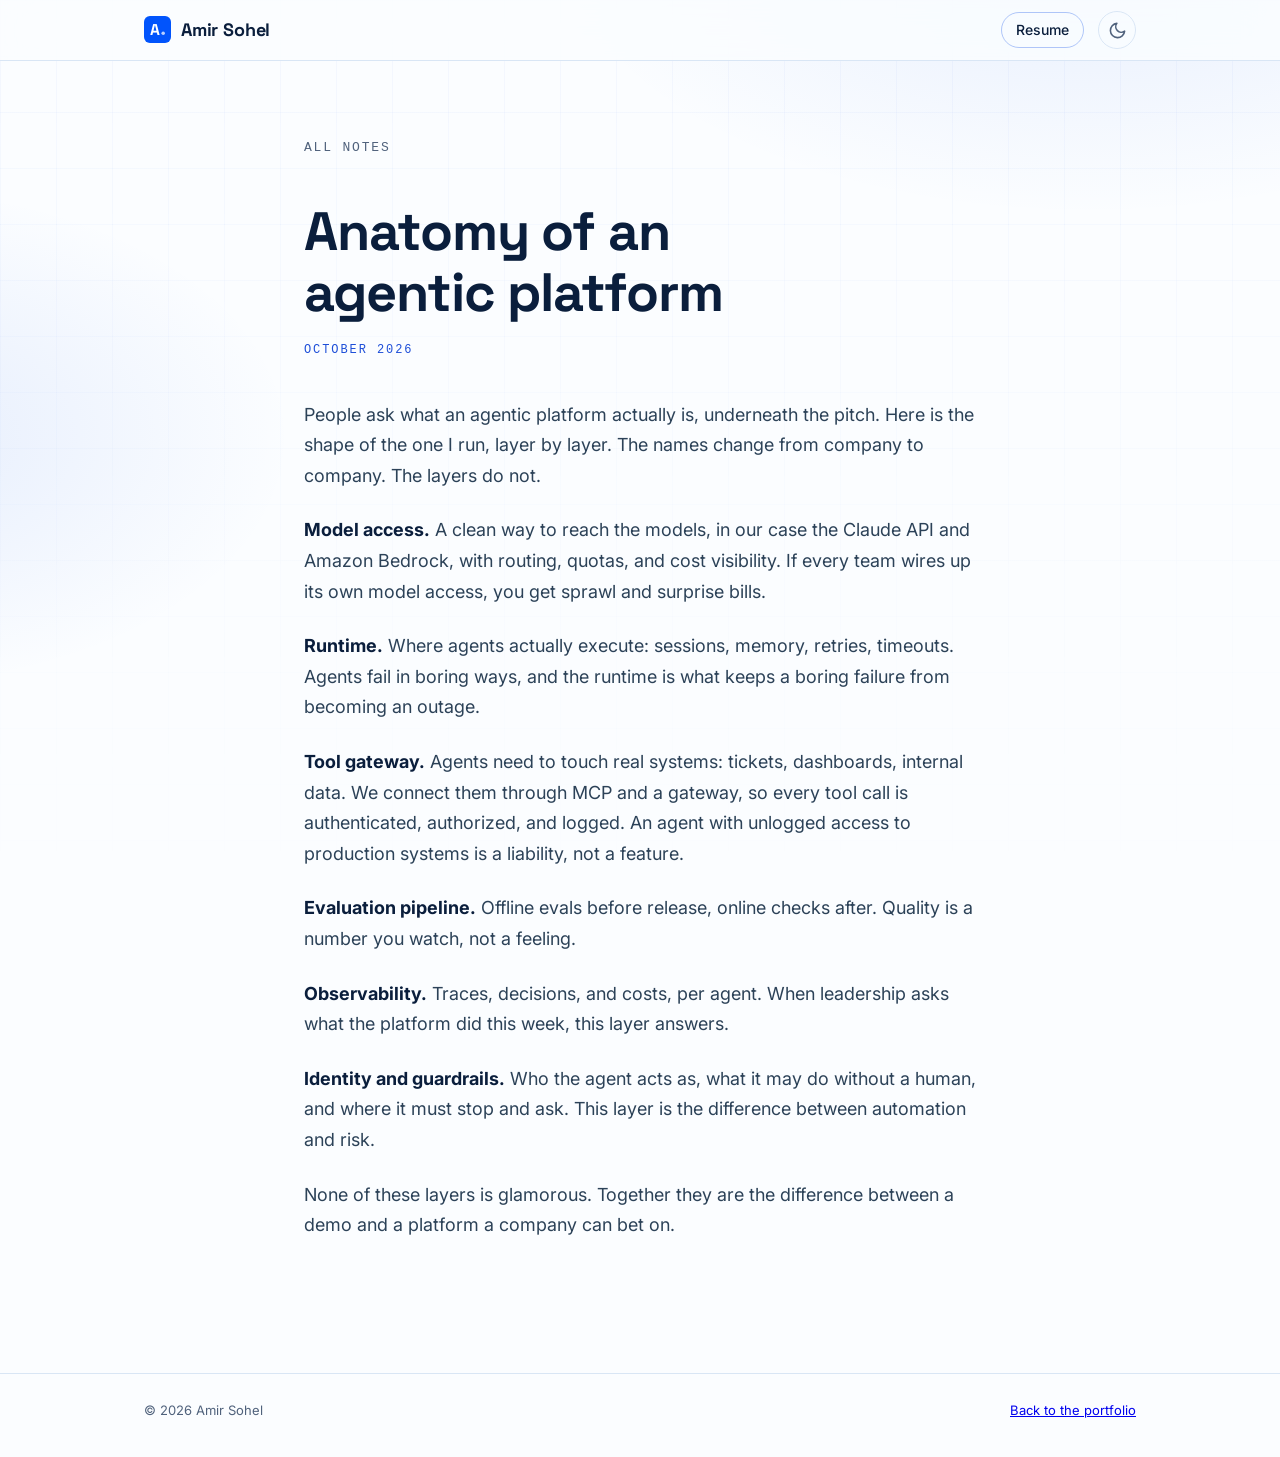
<file: posts/anatomy-of-an-agentic-platform.html>
<!doctype html>
<html lang="en" data-theme="light">
<head>
  <meta charset="utf-8">
  <meta name="viewport" content="width=device-width, initial-scale=1">
  <title>Anatomy of an agentic platform | Amir Sohel</title>
  <meta name="description" content="Model access, runtime, tool gateway, evaluation, observability, guardrails. The layers underneath an agentic platform, and what breaks without each one.">
  <link rel="icon" type="image/svg+xml" href="../favicon.svg">
  <script>
    (function () {
      try {
        var t = localStorage.getItem("theme");
        if (!t) { t = window.matchMedia("(prefers-color-scheme: dark)").matches ? "dark" : "light"; }
        document.documentElement.setAttribute("data-theme", t);
      } catch (e) { document.documentElement.setAttribute("data-theme", "light"); }
    })();
  </script>
  <link rel="preconnect" href="https://fonts.googleapis.com">
  <link rel="preconnect" href="https://fonts.gstatic.com" crossorigin>
  <link href="https://fonts.googleapis.com/css2?family=Space+Grotesk:wght@500;600;700&family=Inter:wght@400;500;600&display=swap" rel="stylesheet">
  <link rel="stylesheet" href="../styles.css">
</head>
<body>

  <header class="nav">
    <div class="wrap nav-inner">
      <a class="brand" href="../index.html"><svg class="brand-mark" viewBox="0 0 64 64" aria-hidden="true"><rect width="64" height="64" rx="14" fill="#0154fc"/><text x="27" y="45" font-family="'Space Grotesk', Arial, sans-serif" font-size="37" font-weight="700" fill="#ffffff" text-anchor="middle">A</text><circle cx="45.5" cy="41" r="4.2" fill="#b9d0ff"/></svg>Amir Sohel</a>
      <div class="nav-actions">
        <a class="nav-resume" href="../resume.pdf" download>Resume</a>
        <button class="theme-toggle" id="themeToggle" type="button" aria-label="Toggle color theme">
          <svg class="icon-moon" viewBox="0 0 24 24" fill="none" stroke="currentColor" stroke-width="2" stroke-linecap="round" stroke-linejoin="round" aria-hidden="true"><path d="M21 12.8A9 9 0 1 1 11.2 3a7 7 0 0 0 9.8 9.8z"/></svg>
          <svg class="icon-sun" viewBox="0 0 24 24" fill="none" stroke="currentColor" stroke-width="2" stroke-linecap="round" stroke-linejoin="round" aria-hidden="true"><circle cx="12" cy="12" r="4"/><path d="M12 2v2M12 20v2M4.9 4.9l1.4 1.4M17.7 17.7l1.4 1.4M2 12h2M20 12h2M4.9 19.1l1.4-1.4M17.7 6.3l1.4-1.4"/></svg>
        </button>
      </div>
    </div>
  </header>

  <main class="wrap post-wrap post-page">
    <a class="back-link" href="../index.html#notes">All notes</a>
    <h1>Anatomy of an agentic platform</h1>
    <p class="post-date">October 2026</p>

    <div class="post-body">
      <p>People ask what an agentic platform actually is, underneath the pitch. Here is the shape of the one I run, layer by layer. The names change from company to company. The layers do not.</p>
      <p><strong>Model access.</strong> A clean way to reach the models, in our case the Claude API and Amazon Bedrock, with routing, quotas, and cost visibility. If every team wires up its own model access, you get sprawl and surprise bills.</p>
      <p><strong>Runtime.</strong> Where agents actually execute: sessions, memory, retries, timeouts. Agents fail in boring ways, and the runtime is what keeps a boring failure from becoming an outage.</p>
      <p><strong>Tool gateway.</strong> Agents need to touch real systems: tickets, dashboards, internal data. We connect them through MCP and a gateway, so every tool call is authenticated, authorized, and logged. An agent with unlogged access to production systems is a liability, not a feature.</p>
      <p><strong>Evaluation pipeline.</strong> Offline evals before release, online checks after. Quality is a number you watch, not a feeling.</p>
      <p><strong>Observability.</strong> Traces, decisions, and costs, per agent. When leadership asks what the platform did this week, this layer answers.</p>
      <p><strong>Identity and guardrails.</strong> Who the agent acts as, what it may do without a human, and where it must stop and ask. This layer is the difference between automation and risk.</p>
      <p>None of these layers is glamorous. Together they are the difference between a demo and a platform a company can bet on.</p>
    </div>
  </main>

  <footer>
    <div class="wrap footer-inner">
      <span>&copy; <span id="year">2026</span> Amir Sohel</span>
      <span><a href="../index.html">Back to the portfolio</a></span>
    </div>
  </footer>

  <script src="../script.js"></script>
</body>
</html>
</file>
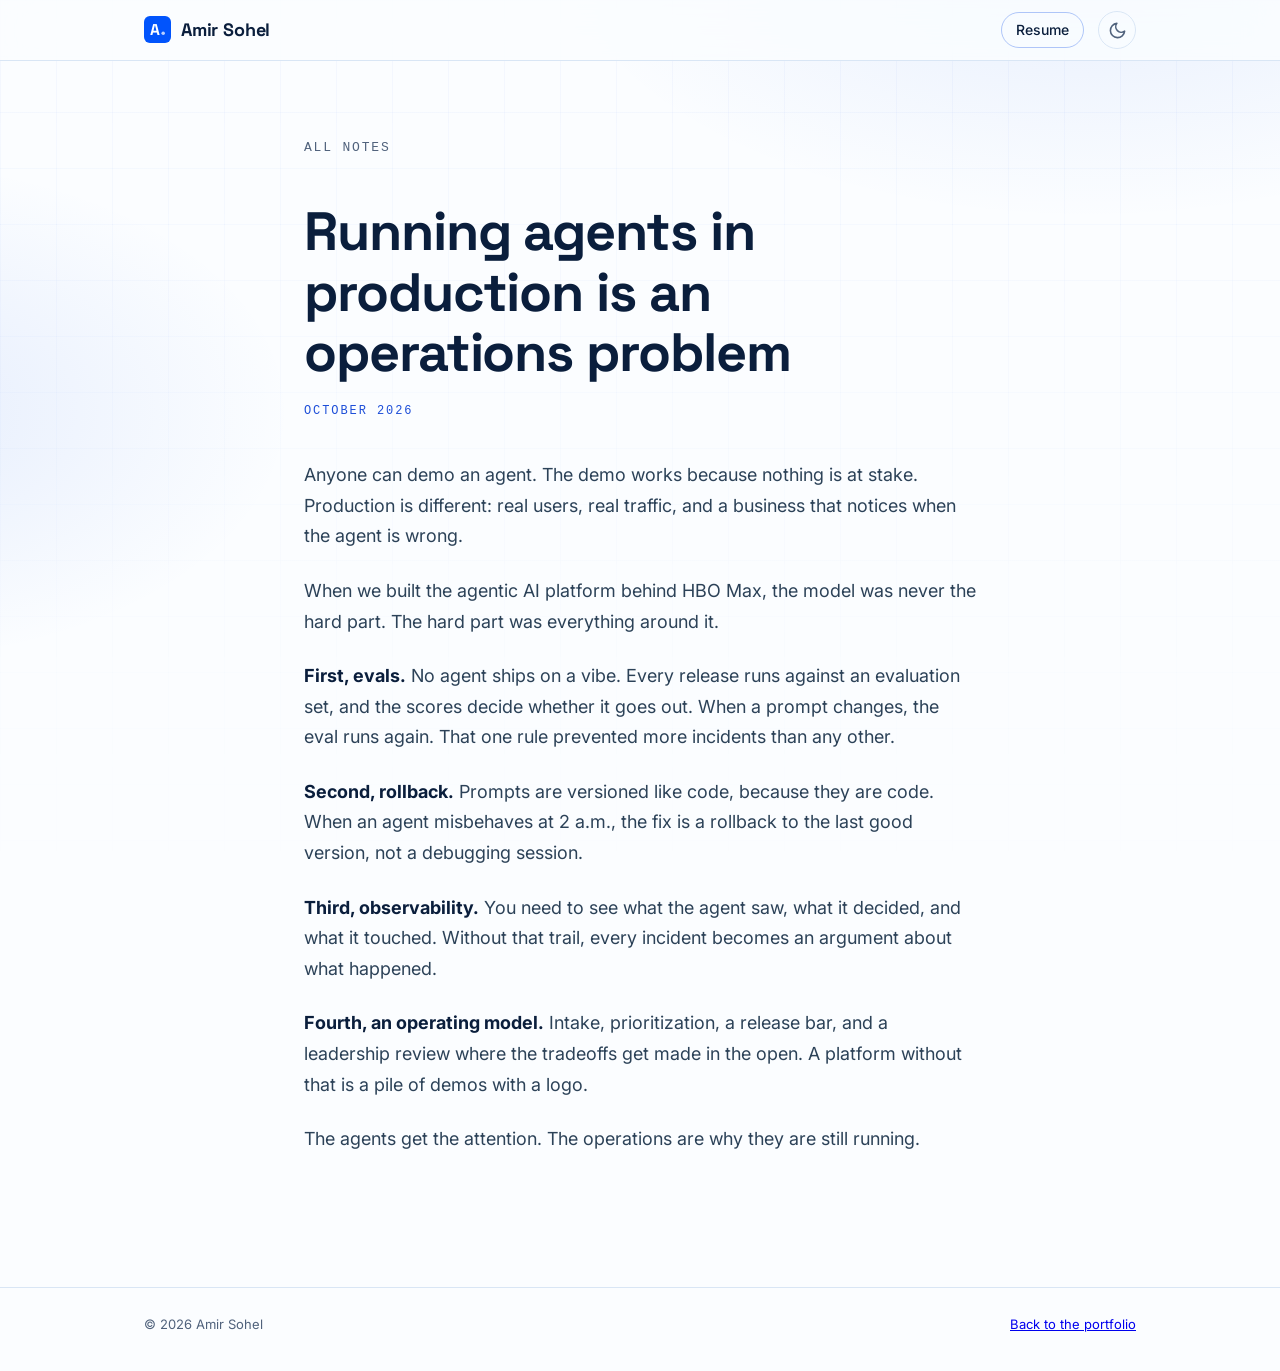
<file: posts/running-agents-in-production.html>
<!doctype html>
<html lang="en" data-theme="light">
<head>
  <meta charset="utf-8">
  <meta name="viewport" content="width=device-width, initial-scale=1">
  <title>Running agents in production is an operations problem | Amir Sohel</title>
  <meta name="description" content="Anyone can demo an agent. Evals, rollback, observability, and an operating model are why agents stay running in production.">
  <link rel="icon" type="image/svg+xml" href="../favicon.svg">
  <script>
    (function () {
      try {
        var t = localStorage.getItem("theme");
        if (!t) { t = window.matchMedia("(prefers-color-scheme: dark)").matches ? "dark" : "light"; }
        document.documentElement.setAttribute("data-theme", t);
      } catch (e) { document.documentElement.setAttribute("data-theme", "light"); }
    })();
  </script>
  <link rel="preconnect" href="https://fonts.googleapis.com">
  <link rel="preconnect" href="https://fonts.gstatic.com" crossorigin>
  <link href="https://fonts.googleapis.com/css2?family=Space+Grotesk:wght@500;600;700&family=Inter:wght@400;500;600&display=swap" rel="stylesheet">
  <link rel="stylesheet" href="../styles.css">
</head>
<body>

  <header class="nav">
    <div class="wrap nav-inner">
      <a class="brand" href="../index.html"><svg class="brand-mark" viewBox="0 0 64 64" aria-hidden="true"><rect width="64" height="64" rx="14" fill="#0154fc"/><text x="27" y="45" font-family="'Space Grotesk', Arial, sans-serif" font-size="37" font-weight="700" fill="#ffffff" text-anchor="middle">A</text><circle cx="45.5" cy="41" r="4.2" fill="#b9d0ff"/></svg>Amir Sohel</a>
      <div class="nav-actions">
        <a class="nav-resume" href="../resume.pdf" download>Resume</a>
        <button class="theme-toggle" id="themeToggle" type="button" aria-label="Toggle color theme">
          <svg class="icon-moon" viewBox="0 0 24 24" fill="none" stroke="currentColor" stroke-width="2" stroke-linecap="round" stroke-linejoin="round" aria-hidden="true"><path d="M21 12.8A9 9 0 1 1 11.2 3a7 7 0 0 0 9.8 9.8z"/></svg>
          <svg class="icon-sun" viewBox="0 0 24 24" fill="none" stroke="currentColor" stroke-width="2" stroke-linecap="round" stroke-linejoin="round" aria-hidden="true"><circle cx="12" cy="12" r="4"/><path d="M12 2v2M12 20v2M4.9 4.9l1.4 1.4M17.7 17.7l1.4 1.4M2 12h2M20 12h2M4.9 19.1l1.4-1.4M17.7 6.3l1.4-1.4"/></svg>
        </button>
      </div>
    </div>
  </header>

  <main class="wrap post-wrap post-page">
    <a class="back-link" href="../index.html#notes">All notes</a>
    <h1>Running agents in production is an operations problem</h1>
    <p class="post-date">October 2026</p>

    <div class="post-body">
      <p>Anyone can demo an agent. The demo works because nothing is at stake. Production is different: real users, real traffic, and a business that notices when the agent is wrong.</p>
      <p>When we built the agentic AI platform behind HBO Max, the model was never the hard part. The hard part was everything around it.</p>
      <p><strong>First, evals.</strong> No agent ships on a vibe. Every release runs against an evaluation set, and the scores decide whether it goes out. When a prompt changes, the eval runs again. That one rule prevented more incidents than any other.</p>
      <p><strong>Second, rollback.</strong> Prompts are versioned like code, because they are code. When an agent misbehaves at 2 a.m., the fix is a rollback to the last good version, not a debugging session.</p>
      <p><strong>Third, observability.</strong> You need to see what the agent saw, what it decided, and what it touched. Without that trail, every incident becomes an argument about what happened.</p>
      <p><strong>Fourth, an operating model.</strong> Intake, prioritization, a release bar, and a leadership review where the tradeoffs get made in the open. A platform without that is a pile of demos with a logo.</p>
      <p>The agents get the attention. The operations are why they are still running.</p>
    </div>
  </main>

  <footer>
    <div class="wrap footer-inner">
      <span>&copy; <span id="year">2026</span> Amir Sohel</span>
      <span><a href="../index.html">Back to the portfolio</a></span>
    </div>
  </footer>

  <script src="../script.js"></script>
</body>
</html>
</file>
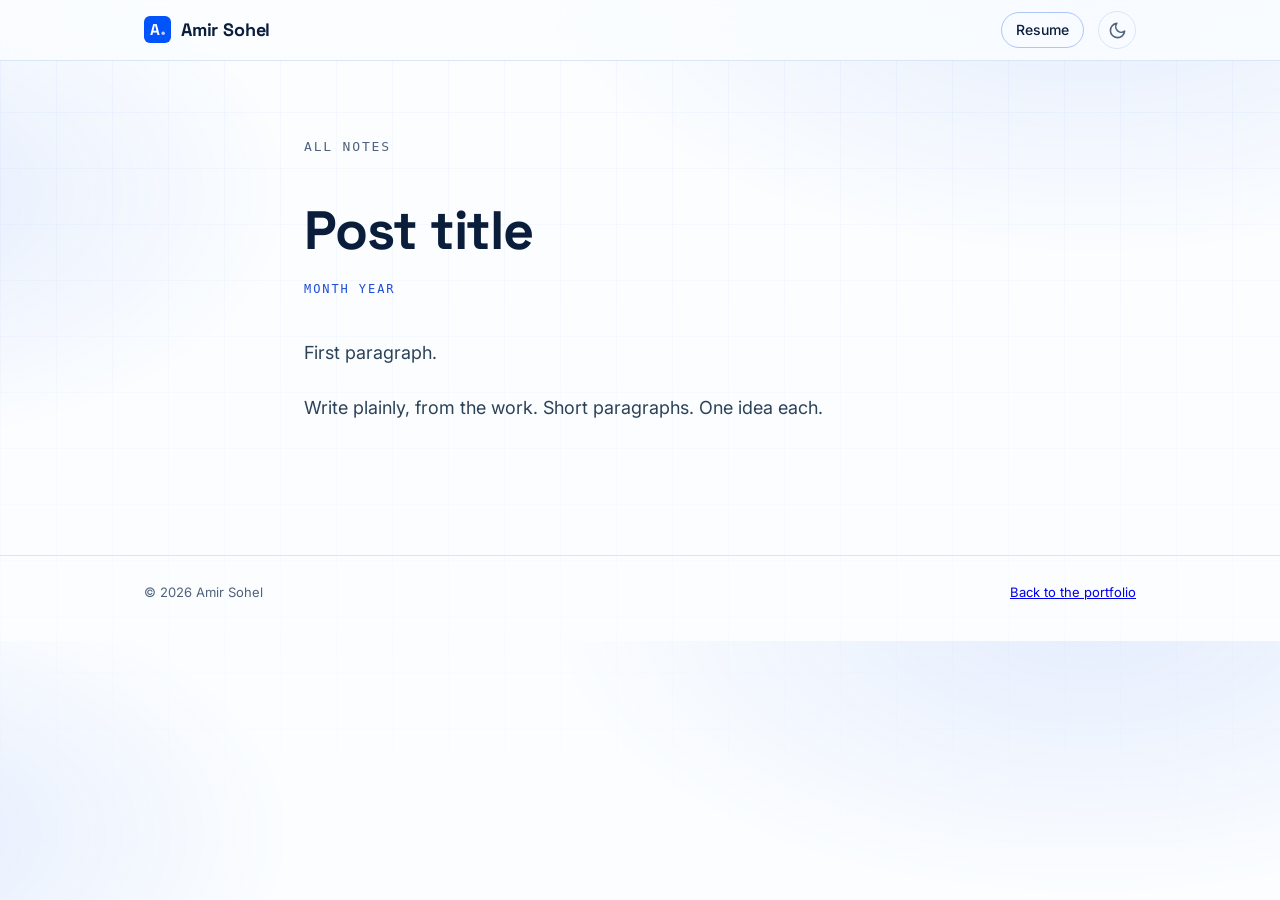
<file: posts/template.html>
<!doctype html>
<html lang="en" data-theme="light">
<head>
  <meta charset="utf-8">
  <meta name="viewport" content="width=device-width, initial-scale=1">
  <!-- TODO: replace with the post title -->
  <title>Post title | Amir Sohel</title>
  <!-- TODO: replace with a one-sentence summary of the post -->
  <meta name="description" content="Post summary.">
  <link rel="icon" type="image/svg+xml" href="../favicon.svg">
  <script>
    (function () {
      try {
        var t = localStorage.getItem("theme");
        if (!t) { t = window.matchMedia("(prefers-color-scheme: dark)").matches ? "dark" : "light"; }
        document.documentElement.setAttribute("data-theme", t);
      } catch (e) { document.documentElement.setAttribute("data-theme", "light"); }
    })();
  </script>
  <link rel="preconnect" href="https://fonts.googleapis.com">
  <link rel="preconnect" href="https://fonts.gstatic.com" crossorigin>
  <link href="https://fonts.googleapis.com/css2?family=Space+Grotesk:wght@500;600;700&family=Inter:wght@400;500;600&display=swap" rel="stylesheet">
  <link rel="stylesheet" href="../styles.css">
</head>
<body>

  <header class="nav">
    <div class="wrap nav-inner">
      <a class="brand" href="../index.html"><svg class="brand-mark" viewBox="0 0 64 64" aria-hidden="true"><rect width="64" height="64" rx="14" fill="#0154fc"/><text x="27" y="45" font-family="'Space Grotesk', Arial, sans-serif" font-size="37" font-weight="700" fill="#ffffff" text-anchor="middle">A</text><circle cx="45.5" cy="41" r="4.2" fill="#b9d0ff"/></svg>Amir Sohel</a>
      <div class="nav-actions">
        <a class="nav-resume" href="../resume.pdf" download>Resume</a>
        <button class="theme-toggle" id="themeToggle" type="button" aria-label="Toggle color theme">
          <svg class="icon-moon" viewBox="0 0 24 24" fill="none" stroke="currentColor" stroke-width="2" stroke-linecap="round" stroke-linejoin="round" aria-hidden="true"><path d="M21 12.8A9 9 0 1 1 11.2 3a7 7 0 0 0 9.8 9.8z"/></svg>
          <svg class="icon-sun" viewBox="0 0 24 24" fill="none" stroke="currentColor" stroke-width="2" stroke-linecap="round" stroke-linejoin="round" aria-hidden="true"><circle cx="12" cy="12" r="4"/><path d="M12 2v2M12 20v2M4.9 4.9l1.4 1.4M17.7 17.7l1.4 1.4M2 12h2M20 12h2M4.9 19.1l1.4-1.4M17.7 6.3l1.4-1.4"/></svg>
        </button>
      </div>
    </div>
  </header>

  <main class="wrap post-wrap post-page">
    <a class="back-link" href="../index.html#notes">All notes</a>
    <!-- TODO: post title and date -->
    <h1>Post title</h1>
    <p class="post-date">Month Year</p>

    <div class="post-body">
      <p>First paragraph.</p>
      <p>Write plainly, from the work. Short paragraphs. One idea each.</p>
    </div>
  </main>

  <footer>
    <div class="wrap footer-inner">
      <span>&copy; <span id="year">2026</span> Amir Sohel</span>
      <span><a href="../index.html">Back to the portfolio</a></span>
    </div>
  </footer>

  <script src="../script.js"></script>
</body>
</html>
</file>
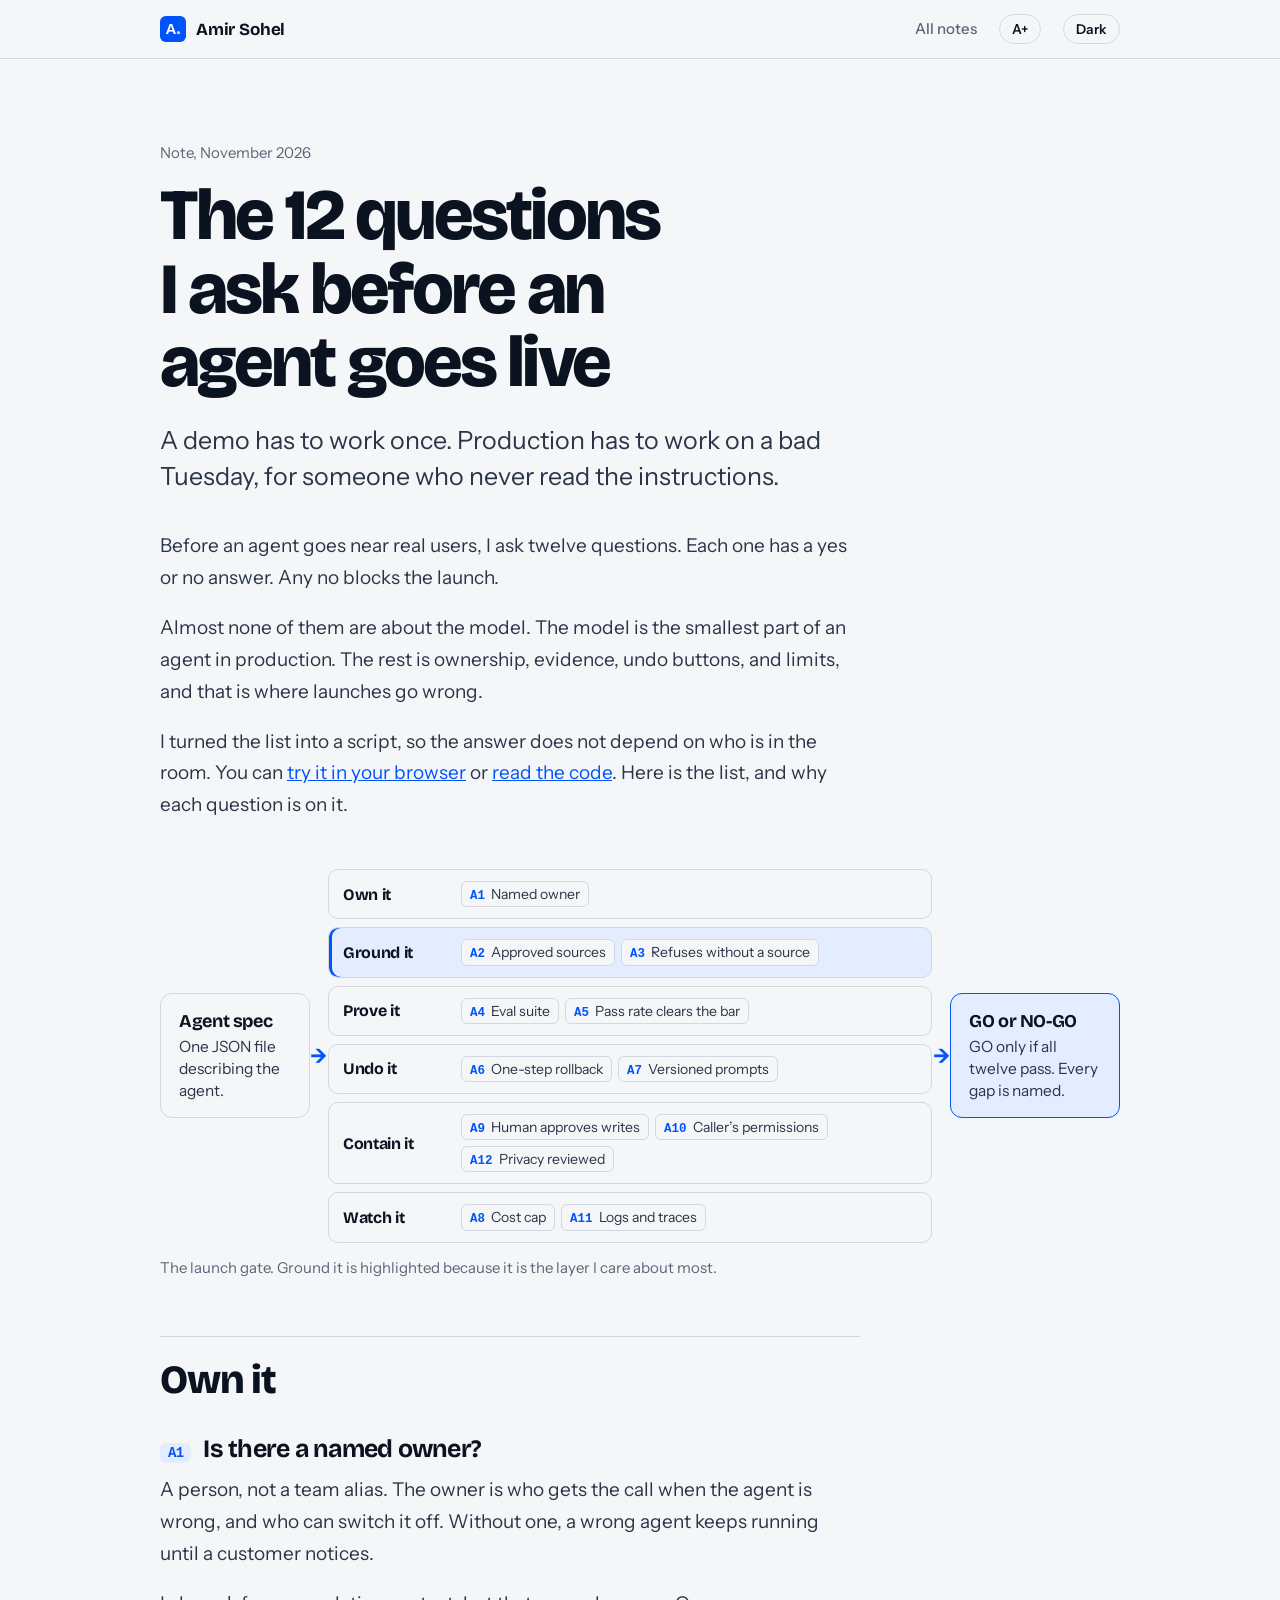
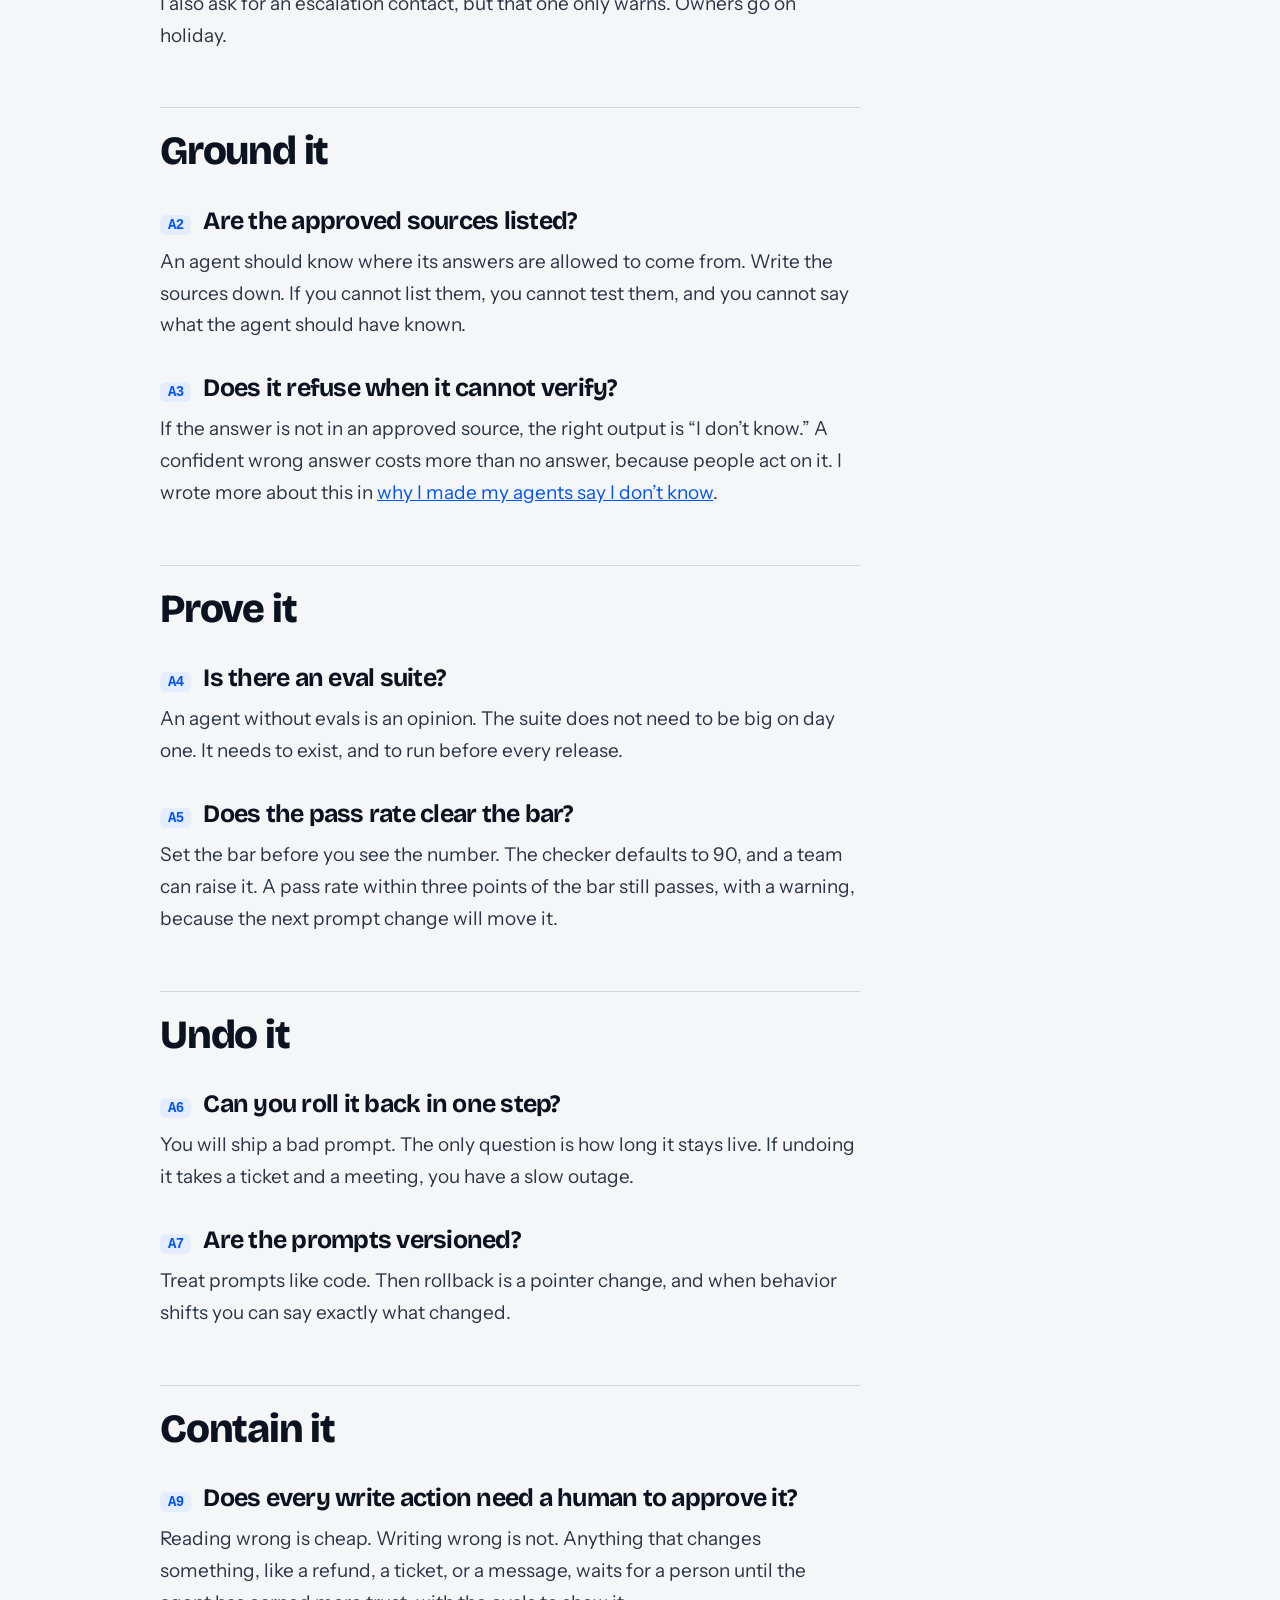
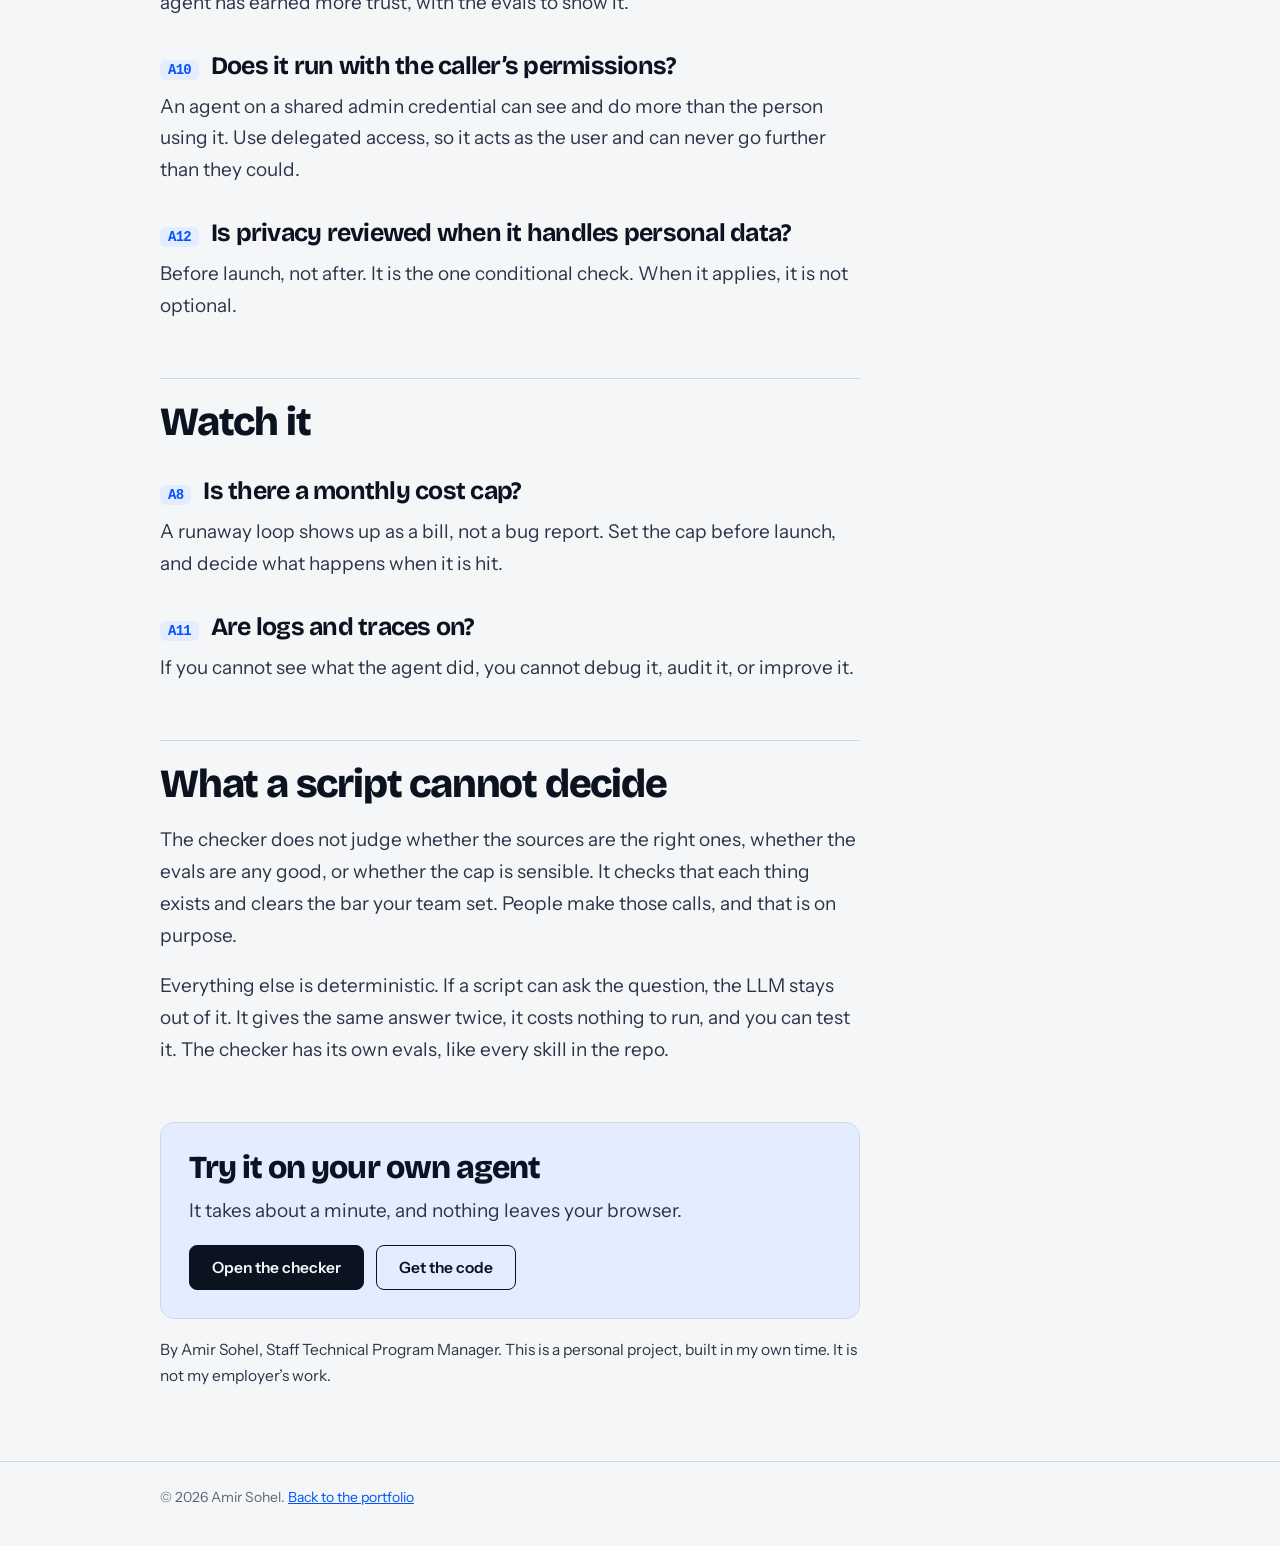
<file: posts/the-12-questions.html>
<!doctype html>
<html lang="en">
<head>
<meta charset="utf-8">
<meta name="viewport" content="width=device-width, initial-scale=1">
<title>The 12 questions I ask before an agent goes live | Amir Sohel</title>
<meta name="description" content="Twelve yes or no questions, in six groups, that decide whether an AI agent is ready for real users. Any no blocks the launch.">
<meta property="og:title" content="The 12 questions I ask before an agent goes live">
<meta property="og:description" content="Twelve yes or no questions that decide whether an agent is ready for production. Any no blocks the launch.">
<meta property="og:image" content="https://amir-sohel-builds.github.io/og.png">
<meta property="og:type" content="article">
<meta name="twitter:card" content="summary_large_image">
<link rel="icon" type="image/svg+xml" href="../favicon.svg">
<script>try{var r=document.documentElement,t=localStorage.getItem("theme");if(t)r.setAttribute("data-theme",t);if(localStorage.getItem("size")==="large")r.setAttribute("data-size","large");}catch(e){}</script>
<link rel="preconnect" href="https://fonts.googleapis.com">
<link rel="preconnect" href="https://fonts.gstatic.com" crossorigin>
<link href="https://fonts.googleapis.com/css2?family=Bricolage+Grotesque:opsz,wght@12..96,600..800&family=Instrument+Sans:wght@400;500;600&display=swap" rel="stylesheet">
<style>
:root { --paper:#f5f6f8; --ink:#0b1220; --soft:#2b3548; --muted:#5b667a; --rule:#d3d8e0; --blue:#0154fc; --wash:#e4ecff;
  --display:"Bricolage Grotesque","Helvetica Neue",Arial,sans-serif; --text:"Instrument Sans",-apple-system,"Helvetica Neue",Arial,sans-serif;
  --mono:ui-monospace,SFMono-Regular,Menlo,Consolas,monospace; }
:root[data-theme="dark"] { --paper:#0a0f1a; --ink:#eef2f9; --soft:#c9d3e4; --muted:#93a1ba; --rule:#25304a; --blue:#6ea8fe; --wash:#12224a; }
@media (prefers-color-scheme: dark) { :root:not([data-theme="light"]) { --paper:#0a0f1a; --ink:#eef2f9; --soft:#c9d3e4; --muted:#93a1ba; --rule:#25304a; --blue:#6ea8fe; --wash:#12224a; } }
html[data-size="large"] body { zoom:1.15; }
* { margin:0; padding:0; box-sizing:border-box; }
html { scroll-behavior:smooth; }
body { background:var(--paper); color:var(--ink); font:400 19px/1.68 var(--text); -webkit-font-smoothing:antialiased; }
a { color:var(--blue); } a:focus-visible, button:focus-visible { outline:2px solid var(--blue); outline-offset:3px; }
::selection { background:var(--blue); color:#fff; }
.wrap { max-width:1040px; margin:0 auto; padding-inline:clamp(20px,5vw,40px); }
.col { max-width:700px; }
.nav { position:sticky; top:0; z-index:10; background:color-mix(in srgb,var(--paper) 88%,transparent); backdrop-filter:blur(12px); -webkit-backdrop-filter:blur(12px); border-bottom:1px solid var(--rule); }
.nav .wrap { display:flex; align-items:center; justify-content:space-between; height:58px; }
.brand { display:flex; align-items:center; gap:10px; font:700 17px var(--display); letter-spacing:-0.01em; text-decoration:none; color:var(--ink); }
.brand img { width:26px; height:26px; }
.navr { display:flex; align-items:center; gap:22px; font-size:15px; font-weight:500; }
.navr a { color:var(--muted); text-decoration:none; } .navr a:hover { color:var(--ink); }
.navr button { font:600 13.5px var(--text); color:var(--ink); background:transparent; border:1px solid var(--rule); border-radius:999px; padding:6px 12px; cursor:pointer; }
.navr button:hover, .navr button[aria-pressed="true"] { border-color:var(--blue); color:var(--blue); }
h1,h2,h3 { font-family:var(--display); letter-spacing:-0.03em; text-wrap:balance; }
header.post { padding-top:clamp(48px,9vh,96px); }
.kicker { font-size:15px; color:var(--muted); }
h1 { margin-top:14px; font-weight:800; font-size:clamp(38px,6.4vw,72px); line-height:1.02; letter-spacing:-0.04em; }
.stand { margin-top:22px; font-size:clamp(20px,2.4vw,25px); line-height:1.45; color:var(--soft); }
.prose p { margin-top:18px; color:var(--soft); }
.prose p:first-child { margin-top:0; }
.intro { margin-top:36px; }
.intro p + p { margin-top:18px; }

/* diagram: the launch gate */
.gate { margin:48px 0 8px; display:grid; grid-template-columns:150px 1fr 170px; gap:18px; align-items:center; }
.end { border:1px solid var(--rule); border-radius:12px; padding:16px 18px; font-size:15.5px; line-height:1.4; color:var(--soft); }
.end b { display:block; font:700 18px var(--display); letter-spacing:-0.02em; color:var(--ink); margin-bottom:4px; }
.end.out { border-color:var(--blue); background:var(--wash); }
.lanes { display:grid; gap:8px; position:relative; }
.lane { display:grid; grid-template-columns:104px 1fr; gap:14px; align-items:center; padding:11px 14px; border:1px solid var(--rule); border-radius:10px; }
.lane.key { background:var(--wash); box-shadow:inset 3px 0 0 var(--blue); }
.lane > b { font:700 16px var(--display); letter-spacing:-0.02em; }
.ids { display:flex; flex-wrap:wrap; gap:6px; }
.ids span { font-size:14px; line-height:1.3; color:var(--soft); border:1px solid var(--rule); border-radius:6px; padding:3px 8px; background:var(--paper); }
.ids i { font:600 12.5px var(--mono); font-style:normal; color:var(--blue); margin-right:6px; }
.arrow { position:absolute; }
.cap { margin-top:12px; font-size:15px; color:var(--muted); }
@media (max-width:860px) {
  .gate { grid-template-columns:1fr; gap:10px; }
  .end { text-align:left; }
  .gate .dn { text-align:center; color:var(--muted); font-size:20px; line-height:1; }
}
@media (min-width:861px) { .gate .dn { display:none; } }
@media (min-width:861px) { .end { position:relative; } .end::after { content:"\2192"; position:absolute; right:-18px; top:50%; transform:translateY(-50%); color:var(--blue); font-weight:700; font-size:20px; line-height:1; } .end.out::after { content:none; } .end.out::before { content:"\2192"; position:absolute; left:-18px; top:50%; transform:translateY(-50%); color:var(--blue); font-weight:700; font-size:20px; line-height:1; } }

.prose h2 { margin-top:56px; font-weight:800; font-size:clamp(30px,4vw,40px); line-height:1.08; padding-top:22px; border-top:1px solid var(--rule); }
.prose h2 small { display:block; margin-top:6px; font:500 16px var(--text); letter-spacing:0; color:var(--muted); }
.prose h3 { margin-top:32px; font-weight:700; font-size:clamp(21px,2.6vw,25px); line-height:1.2; display:flex; gap:12px; align-items:baseline; }
.prose h3 code { flex:none; font:600 14px var(--mono); color:var(--blue); background:var(--wash); padding:2px 8px; border-radius:6px; }
.prose h3 + p { margin-top:10px; }
.prose code.inl { font:500 16px var(--mono); background:var(--wash); padding:1px 6px; border-radius:4px; }
.cta { margin-top:56px; padding:28px; border:1px solid var(--rule); border-radius:14px; background:var(--wash); }
.cta h2 { border:0; margin:0; padding:0; font-size:clamp(24px,3vw,32px); }
.cta p { margin-top:10px; }
.cta .btns { margin-top:18px; display:flex; gap:12px; flex-wrap:wrap; }
.btn { display:inline-block; font:600 15.5px var(--text); text-decoration:none; padding:12px 22px; border-radius:8px; border:1px solid var(--ink); color:var(--ink); }
.btn.primary { background:var(--ink); color:var(--paper); } .btn.primary:hover { background:var(--blue); border-color:var(--blue); color:#fff; }
.btn:not(.primary):hover { border-color:var(--blue); color:var(--blue); }
.by { margin-top:40px; padding-bottom:72px; font-size:15.5px; color:var(--muted); }
footer { border-top:1px solid var(--rule); padding:24px 0 36px; font-size:14px; color:var(--muted); }
</style>
</head>
<body>
<header class="nav"><div class="wrap">
  <a class="brand" href="../index.html"><img src="../favicon.svg" alt="">Amir Sohel</a>
  <nav class="navr">
    <a href="../index.html#notes">All notes</a>
    <button id="sizeToggle" type="button" aria-pressed="false" aria-label="Larger text">A+</button>
    <button id="themeToggle" type="button">Dark</button>
  </nav>
</div></header>

<main>
<header class="post wrap">
  <div class="col">
    <p class="kicker">Note, November 2026</p>
    <h1>The 12 questions I ask before an agent goes live</h1>
    <p class="stand">A demo has to work once. Production has to work on a bad Tuesday, for someone who never read the instructions.</p>
  </div>
</header>

<article class="wrap">
  <div class="col prose intro">
    <p>Before an agent goes near real users, I ask twelve questions. Each one has a yes or no answer. Any no blocks the launch.</p>
    <p>Almost none of them are about the model. The model is the smallest part of an agent in production. The rest is ownership, evidence, undo buttons, and limits, and that is where launches go wrong.</p>
    <p>I turned the list into a script, so the answer does not depend on who is in the room. You can <a href="../index.html#try">try it in your browser</a> or <a href="https://github.com/amir-sohel-builds/agent-skills/tree/main/skills/agent-launch-readiness">read the code</a>. Here is the list, and why each question is on it.</p>
  </div>

  <figure class="gate" aria-label="The launch gate: an agent spec passes through six groups of checks to a GO or NO-GO verdict">
    <div class="end"><b>Agent spec</b>One JSON file describing the agent.</div>
    <div class="dn" aria-hidden="true">&darr;</div>
    <div class="lanes">
      <div class="lane"><b>Own it</b><div class="ids"><span><i>A1</i>Named owner</span></div></div>
      <div class="lane key"><b>Ground it</b><div class="ids"><span><i>A2</i>Approved sources</span><span><i>A3</i>Refuses without a source</span></div></div>
      <div class="lane"><b>Prove it</b><div class="ids"><span><i>A4</i>Eval suite</span><span><i>A5</i>Pass rate clears the bar</span></div></div>
      <div class="lane"><b>Undo it</b><div class="ids"><span><i>A6</i>One-step rollback</span><span><i>A7</i>Versioned prompts</span></div></div>
      <div class="lane"><b>Contain it</b><div class="ids"><span><i>A9</i>Human approves writes</span><span><i>A10</i>Caller&rsquo;s permissions</span><span><i>A12</i>Privacy reviewed</span></div></div>
      <div class="lane"><b>Watch it</b><div class="ids"><span><i>A8</i>Cost cap</span><span><i>A11</i>Logs and traces</span></div></div>
    </div>
    <div class="dn" aria-hidden="true">&darr;</div>
    <div class="end out"><b>GO or NO-GO</b>GO only if all twelve pass. Every gap is named.</div>
  </figure>
  <p class="cap col">The launch gate. Ground it is highlighted because it is the layer I care about most.</p>

  <div class="col prose">
    <h2>Own it</h2>
    <h3><code>A1</code>Is there a named owner?</h3>
    <p>A person, not a team alias. The owner is who gets the call when the agent is wrong, and who can switch it off. Without one, a wrong agent keeps running until a customer notices.</p>
    <p>I also ask for an escalation contact, but that one only warns. Owners go on holiday.</p>

    <h2>Ground it</h2>
    <h3><code>A2</code>Are the approved sources listed?</h3>
    <p>An agent should know where its answers are allowed to come from. Write the sources down. If you cannot list them, you cannot test them, and you cannot say what the agent should have known.</p>
    <h3><code>A3</code>Does it refuse when it cannot verify?</h3>
    <p>If the answer is not in an approved source, the right output is &ldquo;I don&rsquo;t know.&rdquo; A confident wrong answer costs more than no answer, because people act on it. I wrote more about this in <a href="why-agents-should-say-i-dont-know.html">why I made my agents say I don&rsquo;t know</a>.</p>

    <h2>Prove it</h2>
    <h3><code>A4</code>Is there an eval suite?</h3>
    <p>An agent without evals is an opinion. The suite does not need to be big on day one. It needs to exist, and to run before every release.</p>
    <h3><code>A5</code>Does the pass rate clear the bar?</h3>
    <p>Set the bar before you see the number. The checker defaults to 90, and a team can raise it. A pass rate within three points of the bar still passes, with a warning, because the next prompt change will move it.</p>

    <h2>Undo it</h2>
    <h3><code>A6</code>Can you roll it back in one step?</h3>
    <p>You will ship a bad prompt. The only question is how long it stays live. If undoing it takes a ticket and a meeting, you have a slow outage.</p>
    <h3><code>A7</code>Are the prompts versioned?</h3>
    <p>Treat prompts like code. Then rollback is a pointer change, and when behavior shifts you can say exactly what changed.</p>

    <h2>Contain it</h2>
    <h3><code>A9</code>Does every write action need a human to approve it?</h3>
    <p>Reading wrong is cheap. Writing wrong is not. Anything that changes something, like a refund, a ticket, or a message, waits for a person until the agent has earned more trust, with the evals to show it.</p>
    <h3><code>A10</code>Does it run with the caller&rsquo;s permissions?</h3>
    <p>An agent on a shared admin credential can see and do more than the person using it. Use delegated access, so it acts as the user and can never go further than they could.</p>
    <h3><code>A12</code>Is privacy reviewed when it handles personal data?</h3>
    <p>Before launch, not after. It is the one conditional check. When it applies, it is not optional.</p>

    <h2>Watch it</h2>
    <h3><code>A8</code>Is there a monthly cost cap?</h3>
    <p>A runaway loop shows up as a bill, not a bug report. Set the cap before launch, and decide what happens when it is hit.</p>
    <h3><code>A11</code>Are logs and traces on?</h3>
    <p>If you cannot see what the agent did, you cannot debug it, audit it, or improve it.</p>

    <h2>What a script cannot decide</h2>
    <p>The checker does not judge whether the sources are the right ones, whether the evals are any good, or whether the cap is sensible. It checks that each thing exists and clears the bar your team set. People make those calls, and that is on purpose.</p>
    <p>Everything else is deterministic. If a script can ask the question, the LLM stays out of it. It gives the same answer twice, it costs nothing to run, and you can test it. The checker has its own evals, like every skill in the repo.</p>

    <div class="cta">
      <h2>Try it on your own agent</h2>
      <p>It takes about a minute, and nothing leaves your browser.</p>
      <div class="btns">
        <a class="btn primary" href="../index.html#try">Open the checker</a>
        <a class="btn" href="https://github.com/amir-sohel-builds/agent-skills/tree/main/skills/agent-launch-readiness">Get the code</a>
      </div>
    </div>
    <p class="by">By Amir Sohel, Staff Technical Program Manager. This is a personal project, built in my own time. It is not my employer&rsquo;s work.</p>
  </div>
</article>
</main>
<footer><div class="wrap">&copy; 2026 Amir Sohel. <a href="../index.html">Back to the portfolio</a></div></footer>

<script>
(function () {
  var r = document.documentElement, tb = document.getElementById("themeToggle"), sb = document.getElementById("sizeToggle");
  function cur() { return r.getAttribute("data-theme") || (matchMedia("(prefers-color-scheme: dark)").matches ? "dark" : "light"); }
  function label() { var d = cur() === "dark"; tb.textContent = d ? "Light" : "Dark"; tb.setAttribute("aria-label", "Switch to " + (d ? "light" : "dark") + " mode"); }
  label();
  tb.addEventListener("click", function () { var n = cur() === "dark" ? "light" : "dark"; r.setAttribute("data-theme", n); try { localStorage.setItem("theme", n); } catch (e) {} label(); });
  var big = r.getAttribute("data-size") === "large"; sb.setAttribute("aria-pressed", big);
  sb.addEventListener("click", function () { big = !big; if (big) r.setAttribute("data-size", "large"); else r.removeAttribute("data-size"); sb.setAttribute("aria-pressed", big); try { localStorage.setItem("size", big ? "large" : ""); } catch (e) {} });
})();
</script>
</body>
</html>
</file>
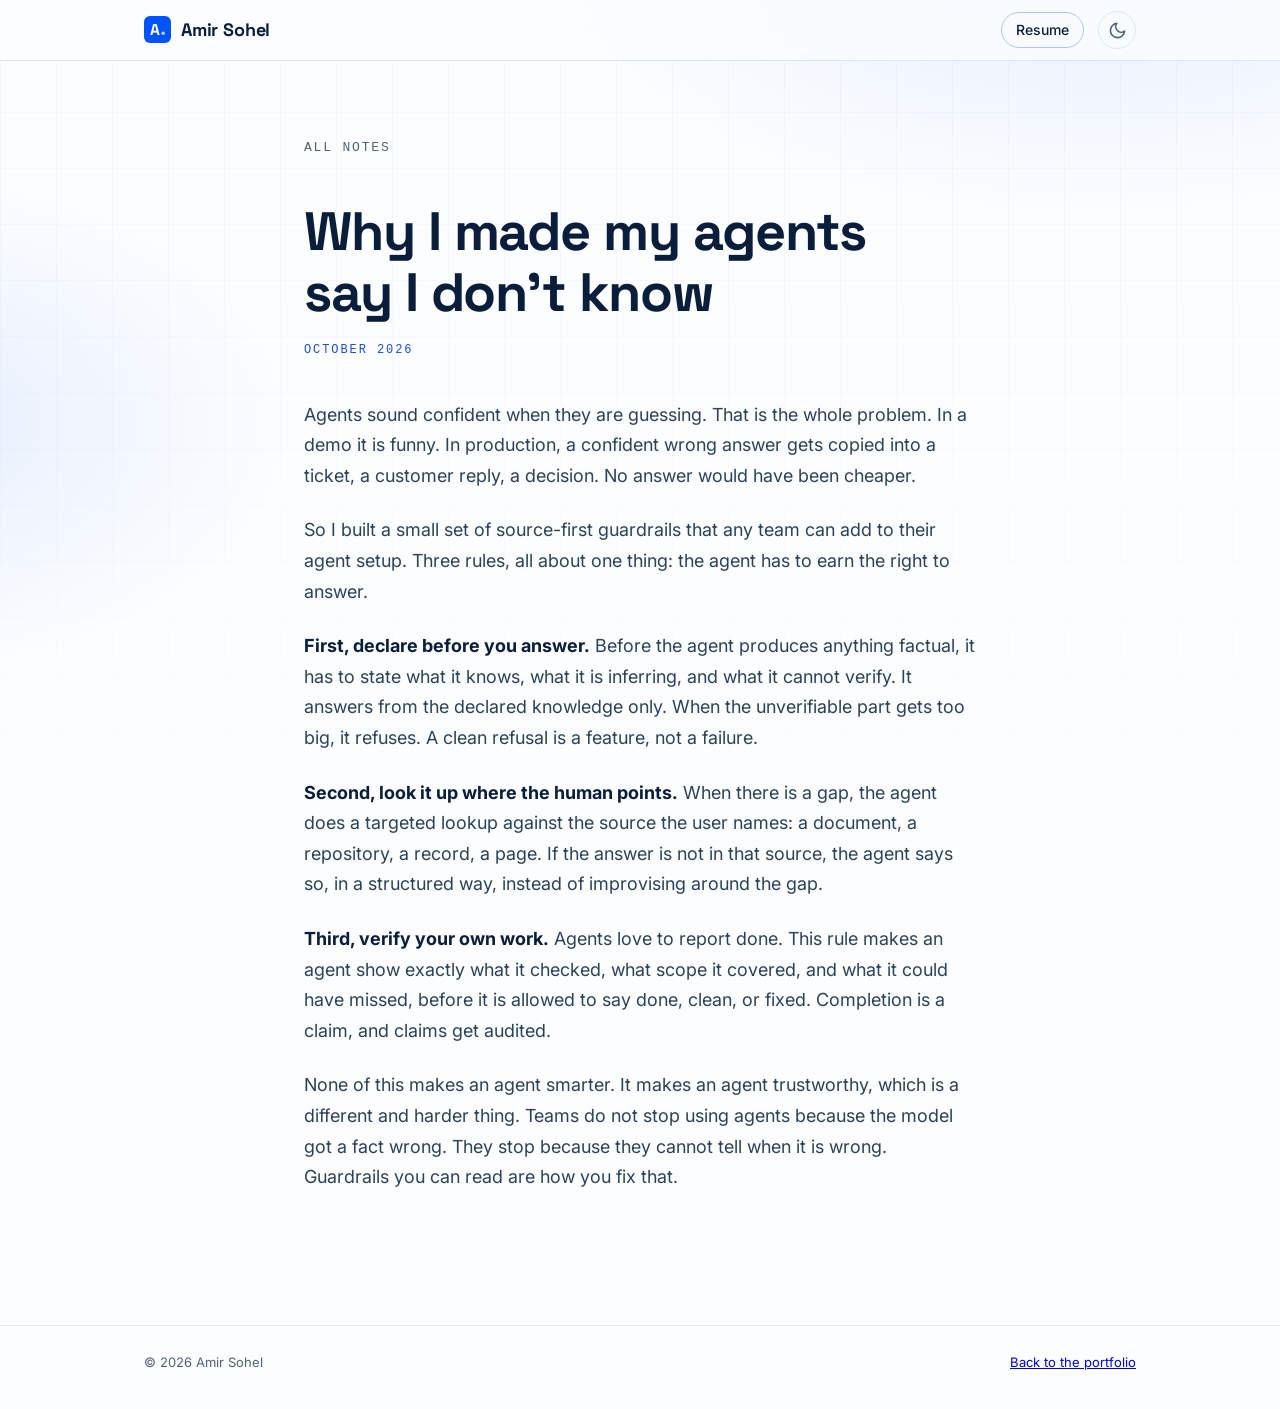
<file: posts/why-agents-should-say-i-dont-know.html>
<!doctype html>
<html lang="en" data-theme="light">
<head>
  <meta charset="utf-8">
  <meta name="viewport" content="width=device-width, initial-scale=1">
  <title>Why I made my agents say I don't know | Amir Sohel</title>
  <meta name="description" content="A confident wrong answer is worse than no answer. The three source-first guardrails I built so agents check first, refuse cleanly, and prove their own work.">
  <link rel="icon" type="image/svg+xml" href="../favicon.svg">
  <script>
    (function () {
      try {
        var t = localStorage.getItem("theme");
        if (!t) { t = window.matchMedia("(prefers-color-scheme: dark)").matches ? "dark" : "light"; }
        document.documentElement.setAttribute("data-theme", t);
      } catch (e) { document.documentElement.setAttribute("data-theme", "light"); }
    })();
  </script>
  <link rel="preconnect" href="https://fonts.googleapis.com">
  <link rel="preconnect" href="https://fonts.gstatic.com" crossorigin>
  <link href="https://fonts.googleapis.com/css2?family=Space+Grotesk:wght@500;600;700&family=Inter:wght@400;500;600&display=swap" rel="stylesheet">
  <link rel="stylesheet" href="../styles.css">
</head>
<body>

  <header class="nav">
    <div class="wrap nav-inner">
      <a class="brand" href="../index.html"><svg class="brand-mark" viewBox="0 0 64 64" aria-hidden="true"><rect width="64" height="64" rx="14" fill="#0154fc"/><text x="27" y="45" font-family="'Space Grotesk', Arial, sans-serif" font-size="37" font-weight="700" fill="#ffffff" text-anchor="middle">A</text><circle cx="45.5" cy="41" r="4.2" fill="#b9d0ff"/></svg>Amir Sohel</a>
      <div class="nav-actions">
        <a class="nav-resume" href="../resume.pdf" download>Resume</a>
        <button class="theme-toggle" id="themeToggle" type="button" aria-label="Toggle color theme">
          <svg class="icon-moon" viewBox="0 0 24 24" fill="none" stroke="currentColor" stroke-width="2" stroke-linecap="round" stroke-linejoin="round" aria-hidden="true"><path d="M21 12.8A9 9 0 1 1 11.2 3a7 7 0 0 0 9.8 9.8z"/></svg>
          <svg class="icon-sun" viewBox="0 0 24 24" fill="none" stroke="currentColor" stroke-width="2" stroke-linecap="round" stroke-linejoin="round" aria-hidden="true"><circle cx="12" cy="12" r="4"/><path d="M12 2v2M12 20v2M4.9 4.9l1.4 1.4M17.7 17.7l1.4 1.4M2 12h2M20 12h2M4.9 19.1l1.4-1.4M17.7 6.3l1.4-1.4"/></svg>
        </button>
      </div>
    </div>
  </header>

  <main class="wrap post-wrap post-page">
    <a class="back-link" href="../index.html#notes">All notes</a>
    <h1>Why I made my agents say I don't know</h1>
    <p class="post-date">October 2026</p>

    <div class="post-body">
      <p>Agents sound confident when they are guessing. That is the whole problem. In a demo it is funny. In production, a confident wrong answer gets copied into a ticket, a customer reply, a decision. No answer would have been cheaper.</p>
      <p>So I built a small set of source-first guardrails that any team can add to their agent setup. Three rules, all about one thing: the agent has to earn the right to answer.</p>
      <p><strong>First, declare before you answer.</strong> Before the agent produces anything factual, it has to state what it knows, what it is inferring, and what it cannot verify. It answers from the declared knowledge only. When the unverifiable part gets too big, it refuses. A clean refusal is a feature, not a failure.</p>
      <p><strong>Second, look it up where the human points.</strong> When there is a gap, the agent does a targeted lookup against the source the user names: a document, a repository, a record, a page. If the answer is not in that source, the agent says so, in a structured way, instead of improvising around the gap.</p>
      <p><strong>Third, verify your own work.</strong> Agents love to report done. This rule makes an agent show exactly what it checked, what scope it covered, and what it could have missed, before it is allowed to say done, clean, or fixed. Completion is a claim, and claims get audited.</p>
      <p>None of this makes an agent smarter. It makes an agent trustworthy, which is a different and harder thing. Teams do not stop using agents because the model got a fact wrong. They stop because they cannot tell when it is wrong. Guardrails you can read are how you fix that.</p>
    </div>
  </main>

  <footer>
    <div class="wrap footer-inner">
      <span>&copy; <span id="year">2026</span> Amir Sohel</span>
      <span><a href="../index.html">Back to the portfolio</a></span>
    </div>
  </footer>

  <script src="../script.js"></script>
</body>
</html>
</file>
<file: styles.css>
/* Amir Sohel, portfolio v6. Subtle blue and white, light and dark themes, tabbed sections. */

:root {
  --bg: #fbfdff;
  --panel: #f2f7fe;
  --panel-2: #edf4fd;
  --ink: #0a1e3c;
  --ink-soft: #2c4258;
  --muted: #50627c;
  --line: #d9e6f5;
  --accent: #2563eb;
  --accent-ink: #1d4ed8;
  --accent-soft: rgba(37, 99, 235, 0.08);
  --accent-border: rgba(37, 99, 235, 0.35);
  --glow: rgba(37, 99, 235, 0.10);
  --grid: rgba(37, 99, 235, 0.045);
  --nav-bg: rgba(251, 253, 255, 0.85);
  --shadow: 0 24px 54px rgba(10, 40, 90, 0.12);
  --wrap: 1080px;
}

:root[data-theme="dark"] {
  --bg: #071120;
  --panel: #0b1a33;
  --panel-2: #0a1730;
  --ink: #e9f1fc;
  --ink-soft: #c7d6ea;
  --muted: #9db1cc;
  --line: rgba(157, 186, 224, 0.18);
  --accent: #6ea8fe;
  --accent-ink: #9cc2ff;
  --accent-soft: rgba(110, 168, 254, 0.12);
  --accent-border: rgba(110, 168, 254, 0.40);
  --glow: rgba(80, 140, 255, 0.14);
  --grid: rgba(140, 180, 255, 0.05);
  --nav-bg: rgba(7, 17, 32, 0.85);
  --shadow: 0 18px 44px rgba(0, 0, 0, 0.45);
}

* { margin: 0; padding: 0; box-sizing: border-box; }

html { scroll-behavior: smooth; }

body {
  font-family: "Inter", -apple-system, BlinkMacSystemFont, "Helvetica Neue", Helvetica, Arial, sans-serif;
  background:
    radial-gradient(900px 480px at 85% -5%, var(--glow), transparent 60%),
    radial-gradient(700px 420px at -10% 30%, var(--glow), transparent 60%),
    var(--bg);
  color: var(--ink);
  -webkit-font-smoothing: antialiased;
  text-rendering: optimizeLegibility;
  line-height: 1.55;
  transition: background-color 0.3s ease, color 0.3s ease;
}

body::before {
  content: "";
  position: fixed;
  inset: 0;
  pointer-events: none;
  background:
    linear-gradient(var(--grid) 1px, transparent 1px),
    linear-gradient(90deg, var(--grid) 1px, transparent 1px);
  background-size: 56px 56px;
  mask-image: linear-gradient(to bottom, rgba(0, 0, 0, 0.9), rgba(0, 0, 0, 0.25) 70%, transparent);
  -webkit-mask-image: linear-gradient(to bottom, rgba(0, 0, 0, 0.9), rgba(0, 0, 0, 0.25) 70%, transparent);
}

::selection { background: var(--accent); color: #fff; }

a:focus-visible, button:focus-visible {
  outline: 2px solid var(--accent);
  outline-offset: 3px;
}

.wrap {
  max-width: var(--wrap);
  margin: 0 auto;
  padding-left: clamp(22px, 5vw, 44px);
  padding-right: clamp(22px, 5vw, 44px);
  position: relative;
}

/* ---------- header ---------- */
.nav {
  position: sticky;
  top: 0;
  z-index: 20;
  background: var(--nav-bg);
  -webkit-backdrop-filter: saturate(160%) blur(16px);
  backdrop-filter: saturate(160%) blur(16px);
  border-bottom: 1px solid var(--line);
}

.nav-inner {
  display: flex;
  align-items: center;
  justify-content: space-between;
  height: 60px;
}

.brand {
  font-family: "Space Grotesk", sans-serif;
  font-weight: 700;
  font-size: 18px;
  letter-spacing: -0.01em;
  color: var(--ink);
  text-decoration: none;
}

.brand-dot { color: var(--accent); }

.nav-actions { display: flex; align-items: center; gap: 14px; }

.nav-resume {
  font-size: 14px;
  font-weight: 500;
  color: var(--ink);
  text-decoration: none;
  border: 1px solid var(--accent-border);
  border-radius: 999px;
  padding: 6px 14px;
  transition: background 0.2s ease, border-color 0.2s ease;
}

.nav-resume:hover { background: var(--accent-soft); border-color: var(--accent); }

.theme-toggle {
  display: inline-flex;
  align-items: center;
  justify-content: center;
  width: 38px;
  height: 38px;
  border-radius: 50%;
  border: 1px solid var(--line);
  background: transparent;
  color: var(--muted);
  cursor: pointer;
  transition: color 0.2s ease, border-color 0.2s ease, background 0.2s ease;
}

.theme-toggle:hover { color: var(--accent-ink); border-color: var(--accent-border); background: var(--accent-soft); }

.theme-toggle svg { width: 19px; height: 19px; }

:root[data-theme="light"] .icon-sun { display: none; }
:root[data-theme="dark"] .icon-moon { display: none; }

/* ---------- tabs ---------- */
.tabbar {
  display: flex;
  gap: 6px;
  padding-top: 10px;
  padding-bottom: 12px;
  overflow-x: auto;
  scrollbar-width: none;
}

.tabbar::-webkit-scrollbar { display: none; }

.tab {
  font-family: inherit;
  font-size: 14.5px;
  font-weight: 500;
  color: var(--muted);
  background: transparent;
  border: 1px solid transparent;
  border-radius: 999px;
  padding: 8px 18px;
  cursor: pointer;
  white-space: nowrap;
  transition: color 0.2s ease, background 0.2s ease, border-color 0.2s ease;
}

.tab:hover { color: var(--ink); }

.tab.is-active {
  color: var(--accent-ink);
  background: var(--accent-soft);
  border-color: var(--accent-border);
  font-weight: 600;
}

/* ---------- type ---------- */
.kicker {
  font-family: ui-monospace, "SF Mono", "Roboto Mono", Menlo, monospace;
  font-size: 12.5px;
  font-weight: 500;
  letter-spacing: 0.22em;
  text-transform: uppercase;
  color: var(--accent-ink);
  margin-bottom: 26px;
}

h1, h2, h3 {
  font-family: "Space Grotesk", sans-serif;
  font-weight: 700;
  letter-spacing: -0.02em;
  text-wrap: balance;
}

h1 { font-size: clamp(40px, 7.2vw, 84px); line-height: 1.04; }

h2 {
  font-size: clamp(32px, 5vw, 56px);
  line-height: 1.08;
  margin-bottom: 18px;
}

h3 { font-size: 21px; line-height: 1.25; }

.sub {
  margin-top: 28px;
  font-size: clamp(18px, 2.3vw, 23px);
  line-height: 1.5;
  color: var(--muted);
  max-width: 36em;
}

.body {
  margin-top: 24px;
  font-size: clamp(16.5px, 1.9vw, 20px);
  line-height: 1.6;
  color: var(--muted);
  max-width: 38em;
}

/* ---------- hero ---------- */
.hero {
  padding-top: clamp(70px, 11vh, 120px);
  padding-bottom: clamp(56px, 8vh, 90px);
}

.hero-meta {
  margin-top: 32px;
  font-family: ui-monospace, "SF Mono", "Roboto Mono", Menlo, monospace;
  font-size: 13px;
  letter-spacing: 0.14em;
  text-transform: uppercase;
  color: var(--muted);
}

.hero-cta { margin-top: 28px; display: flex; flex-wrap: wrap; gap: 14px; }

.btn {
  display: inline-block;
  font-family: inherit;
  font-size: 15px;
  font-weight: 600;
  text-decoration: none;
  border-radius: 999px;
  padding: 12px 24px;
  cursor: pointer;
  transition: transform 0.18s ease, background 0.18s ease, border-color 0.18s ease;
}

.btn:hover { transform: translateY(-2px); }

.btn-primary { background: var(--accent); color: #fff; border: 1px solid var(--accent); }

.btn-ghost {
  color: var(--ink);
  border: 1px solid var(--line);
  background: transparent;
}

.btn-ghost:hover { border-color: var(--accent-border); }

/* ---------- stats ---------- */
.stats {
  display: grid;
  grid-template-columns: repeat(4, 1fr);
  gap: 1px;
  background: var(--line);
  border: 1px solid var(--line);
  border-radius: 22px;
  overflow: hidden;
}

.stat { background: var(--panel-2); padding: 26px 22px 22px; }

.stat-value {
  font-family: "Space Grotesk", sans-serif;
  font-size: clamp(28px, 3.4vw, 40px);
  font-weight: 700;
  letter-spacing: -0.02em;
  line-height: 1;
}

.stat-prefix, .stat-suffix { color: var(--accent); }

.stat-label {
  margin-top: 10px;
  font-size: 13px;
  line-height: 1.45;
  color: var(--muted);
}

.pill-live {
  display: inline-flex;
  align-items: center;
  gap: 6px;
  margin-left: 6px;
  font-family: ui-monospace, "SF Mono", "Roboto Mono", Menlo, monospace;
  font-size: 10.5px;
  letter-spacing: 0.16em;
  text-transform: uppercase;
  color: var(--accent-ink);
  border: 1px solid var(--accent-border);
  border-radius: 999px;
  padding: 2px 9px;
  vertical-align: 2px;
  white-space: nowrap;
}

.live-dot {
  width: 7px;
  height: 7px;
  border-radius: 50%;
  background: var(--accent);
  animation: pulse 2s ease-in-out infinite;
  flex: none;
}

@keyframes pulse {
  0%, 100% { opacity: 1; }
  50% { opacity: 0.3; }
}

/* ---------- sections ---------- */
.section {
  padding-top: clamp(80px, 11vh, 120px);
  padding-bottom: clamp(30px, 5vh, 50px);
}

.section.panel-top { padding-top: clamp(48px, 7vh, 72px); }

.tab-panel { padding-bottom: clamp(80px, 11vh, 120px); }

/* ---------- journey ---------- */
.journey {
  margin-top: 48px;
  border-left: 2px solid var(--line);
  margin-left: 6px;
}

.jstop {
  position: relative;
  display: grid;
  grid-template-columns: 110px 1fr;
  gap: clamp(16px, 3vw, 36px);
  padding: 0 0 38px 30px;
}

.jstop:last-child { padding-bottom: 6px; }

.jstop::before {
  content: "";
  position: absolute;
  left: -8px;
  top: 5px;
  width: 14px;
  height: 14px;
  border-radius: 50%;
  background: var(--bg);
  border: 2px solid var(--accent);
}

.jstop-when {
  font-family: ui-monospace, "SF Mono", "Roboto Mono", Menlo, monospace;
  font-size: 14px;
  letter-spacing: 0.1em;
  color: var(--accent-ink);
  padding-top: 3px;
}

.jstop h3 { margin-bottom: 8px; }

.jstop p { font-size: 15.5px; line-height: 1.6; color: var(--muted); max-width: 44em; }

/* ---------- why pillars ---------- */
.pillars {
  margin-top: 44px;
  display: grid;
  grid-template-columns: 1fr 1fr;
  gap: 18px;
}

.pillar {
  background: linear-gradient(180deg, var(--panel), var(--panel-2));
  border: 1px solid var(--line);
  border-radius: 22px;
  padding: 28px 26px;
}

.pillar h3 { margin-bottom: 10px; }

.pillar p { font-size: 15.5px; line-height: 1.6; color: var(--muted); }

/* ---------- cases ---------- */
.case {
  margin-top: 52px;
  background: linear-gradient(180deg, var(--panel), var(--panel-2));
  border: 1px solid var(--line);
  border-radius: 22px;
  padding: clamp(26px, 4vw, 44px);
}

.case-index {
  font-family: ui-monospace, "SF Mono", "Roboto Mono", Menlo, monospace;
  font-size: 13px;
  letter-spacing: 0.22em;
  color: var(--accent-ink);
  margin-bottom: 14px;
}

.case h3 { font-size: clamp(22px, 3vw, 30px); margin-bottom: 26px; }

.case-grid {
  display: grid;
  grid-template-columns: repeat(3, 1fr);
  gap: clamp(20px, 3vw, 36px);
}

.case-label {
  font-family: ui-monospace, "SF Mono", "Roboto Mono", Menlo, monospace;
  font-size: 11.5px;
  letter-spacing: 0.2em;
  text-transform: uppercase;
  color: var(--muted);
  margin-bottom: 10px;
}

.case-grid p { font-size: 15.5px; line-height: 1.6; color: var(--ink-soft); }

.growth-line {
  margin-top: 14px;
  display: flex;
  align-items: center;
  gap: 9px;
  font-family: ui-monospace, "SF Mono", "Roboto Mono", Menlo, monospace;
  font-size: 12.5px;
  letter-spacing: 0.1em;
  text-transform: uppercase;
  color: var(--accent-ink);
}

/* ---------- cards ---------- */
.cards {
  margin-top: 44px;
  display: grid;
  grid-template-columns: repeat(3, 1fr);
  gap: 18px;
}

.card {
  background: linear-gradient(180deg, var(--panel), var(--panel-2));
  border: 1px solid var(--line);
  border-radius: 22px;
  padding: 28px 26px;
  transition: transform 0.2s ease, border-color 0.2s ease, box-shadow 0.2s ease;
}

.card:hover {
  transform: translateY(-4px);
  border-color: var(--accent-border);
  box-shadow: var(--shadow);
}

.card-top { margin-bottom: 18px; min-height: 24px; }

.card-tag {
  font-family: ui-monospace, "SF Mono", "Roboto Mono", Menlo, monospace;
  font-size: 11.5px;
  letter-spacing: 0.18em;
  text-transform: uppercase;
  color: var(--muted);
}

.live-badge {
  display: inline-flex;
  align-items: center;
  gap: 8px;
  font-family: ui-monospace, "SF Mono", "Roboto Mono", Menlo, monospace;
  font-size: 11.5px;
  letter-spacing: 0.18em;
  text-transform: uppercase;
  color: var(--accent-ink);
  border: 1px solid var(--accent-border);
  border-radius: 999px;
  padding: 4px 12px;
}

.card h3 { margin-bottom: 12px; }

.card p { font-size: 15.5px; line-height: 1.6; color: var(--muted); }

.card-link { margin-top: 18px; }

.card-link a {
  font-weight: 600;
  font-size: 15px;
  color: var(--ink);
  text-decoration: none;
  border-bottom: 2px solid var(--accent);
  padding-bottom: 2px;
}

.card-link a:hover { color: var(--accent-ink); }

/* ---------- toolkit chips ---------- */
.tools-kicker { margin-top: 64px; }

.chips {
  list-style: none;
  display: flex;
  flex-wrap: wrap;
  gap: 10px;
}

.chips li {
  font-family: ui-monospace, "SF Mono", "Roboto Mono", Menlo, monospace;
  font-size: 13.5px;
  color: var(--ink);
  border: 1px solid var(--line);
  background: var(--accent-soft);
  border-radius: 999px;
  padding: 8px 16px;
}

/* ---------- notes / posts ---------- */
.post-cards {
  margin-top: 44px;
  display: grid;
  grid-template-columns: 1fr 1fr;
  gap: 18px;
}

.post-card {
  display: block;
  background: linear-gradient(180deg, var(--panel), var(--panel-2));
  border: 1px solid var(--line);
  border-radius: 22px;
  padding: 28px 26px;
  text-decoration: none;
  transition: transform 0.2s ease, border-color 0.2s ease, box-shadow 0.2s ease;
}

.post-card:hover {
  transform: translateY(-4px);
  border-color: var(--accent-border);
  box-shadow: var(--shadow);
}

.post-meta {
  font-family: ui-monospace, "SF Mono", "Roboto Mono", Menlo, monospace;
  font-size: 12px;
  letter-spacing: 0.16em;
  text-transform: uppercase;
  color: var(--accent-ink);
  margin-bottom: 14px;
}

.post-card h3 { color: var(--ink); margin-bottom: 10px; }

.post-card p { font-size: 15.5px; line-height: 1.6; color: var(--muted); }

.post-card .post-read {
  margin-top: 16px;
  font-weight: 600;
  font-size: 15px;
  color: var(--ink);
}

/* ---------- contact ---------- */
.contact-panel { padding-bottom: clamp(40px, 6vh, 70px); }

.email {
  display: inline-block;
  margin-top: 34px;
  font-family: "Space Grotesk", sans-serif;
  font-size: clamp(21px, 3.6vw, 38px);
  font-weight: 700;
  letter-spacing: -0.02em;
  color: var(--ink);
  text-decoration: none;
  border-bottom: 3px solid var(--accent);
  padding-bottom: 4px;
}

.email:hover { color: var(--accent-ink); }

.links { margin-top: 30px; display: flex; gap: 26px; }

.links a {
  font-size: 16px;
  font-weight: 500;
  color: var(--muted);
  text-decoration: none;
  transition: color 0.2s ease;
}

.links a:hover { color: var(--ink); }

/* ---------- footer ---------- */
footer { border-top: 1px solid var(--line); position: relative; }

.footer-inner {
  display: flex;
  justify-content: space-between;
  gap: 16px;
  flex-wrap: wrap;
  padding-top: 26px;
  padding-bottom: 38px;
  font-size: 13px;
  color: var(--muted);
}

/* ---------- post pages ---------- */
.post-wrap { max-width: 760px; }

.post-page { padding-top: clamp(56px, 8vh, 90px); padding-bottom: clamp(90px, 12vh, 140px); }

.back-link {
  display: inline-block;
  font-family: ui-monospace, "SF Mono", "Roboto Mono", Menlo, monospace;
  font-size: 13px;
  letter-spacing: 0.14em;
  text-transform: uppercase;
  color: var(--muted);
  text-decoration: none;
  margin-bottom: 44px;
}

.back-link:hover { color: var(--accent-ink); }

.post-page h1 {
  font-size: clamp(32px, 5.5vw, 54px);
  letter-spacing: -0.02em;
  line-height: 1.12;
  margin-bottom: 18px;
}

.post-page .post-meta { margin-bottom: 40px; }

.post-body p {
  font-size: 18px;
  line-height: 1.7;
  color: var(--ink-soft);
  margin-bottom: 24px;
}

.post-body p strong { color: var(--ink); }

/* ---------- reveal ---------- */
.reveal {
  opacity: 0;
  transform: translateY(16px);
  transition: opacity 0.7s ease, transform 0.7s ease;
}

.reveal.in { opacity: 1; transform: none; }

@media (prefers-reduced-motion: reduce) {
  html { scroll-behavior: auto; }
  .reveal { opacity: 1; transform: none; transition: none; }
  .live-dot { animation: none; }
  .btn:hover, .card:hover, .post-card:hover { transform: none; }
  body { transition: none; }
}

/* ---------- responsive ---------- */
@media (max-width: 920px) {
  .stats { grid-template-columns: repeat(2, 1fr); }
  
  .case-grid { grid-template-columns: 1fr; }
  .cards { grid-template-columns: 1fr; }
  .pillars { grid-template-columns: 1fr; }
  .post-cards { grid-template-columns: 1fr; }
}

@media (max-width: 560px) {
  .jstop { grid-template-columns: 1fr; gap: 6px; }
  .stats { grid-template-columns: 1fr 1fr; }
}

/* ---------- skills groups (v4.1) ---------- */
.group-head {
  margin-top: 54px;
  font-family: ui-monospace, "SF Mono", "Roboto Mono", Menlo, monospace;
  font-size: 12.5px;
  font-weight: 500;
  letter-spacing: 0.22em;
  text-transform: uppercase;
  color: var(--accent-ink);
}

.group-head + .cards { margin-top: 22px; }

.card-wide { grid-column: 1 / -1; }

.dash-list {
  list-style: none;
  margin-top: 22px;
  border-top: 1px solid var(--line);
}

.dash-list li {
  display: grid;
  grid-template-columns: 210px 1fr;
  gap: 14px;
  padding: 11px 0;
  border-bottom: 1px solid var(--line);
  font-size: 15px;
}

.dash-list strong { color: var(--ink); font-weight: 600; }

.dash-list span { color: var(--muted); }

@media (max-width: 560px) {
  .dash-list li { grid-template-columns: 1fr; gap: 2px; }
}

/* ---------- v6 additions: brand mark and post dates ---------- */
.brand { display: inline-flex; align-items: center; gap: 10px; }

.brand-mark { width: 27px; height: 27px; flex: none; display: block; }

.post-date {
  font-family: ui-monospace, "SF Mono", "Roboto Mono", Menlo, monospace;
  font-size: 12px;
  letter-spacing: 0.16em;
  text-transform: uppercase;
  color: var(--accent-ink);
  margin-bottom: 14px;
}

.post-page .post-date { margin-bottom: 40px; }
</file>
